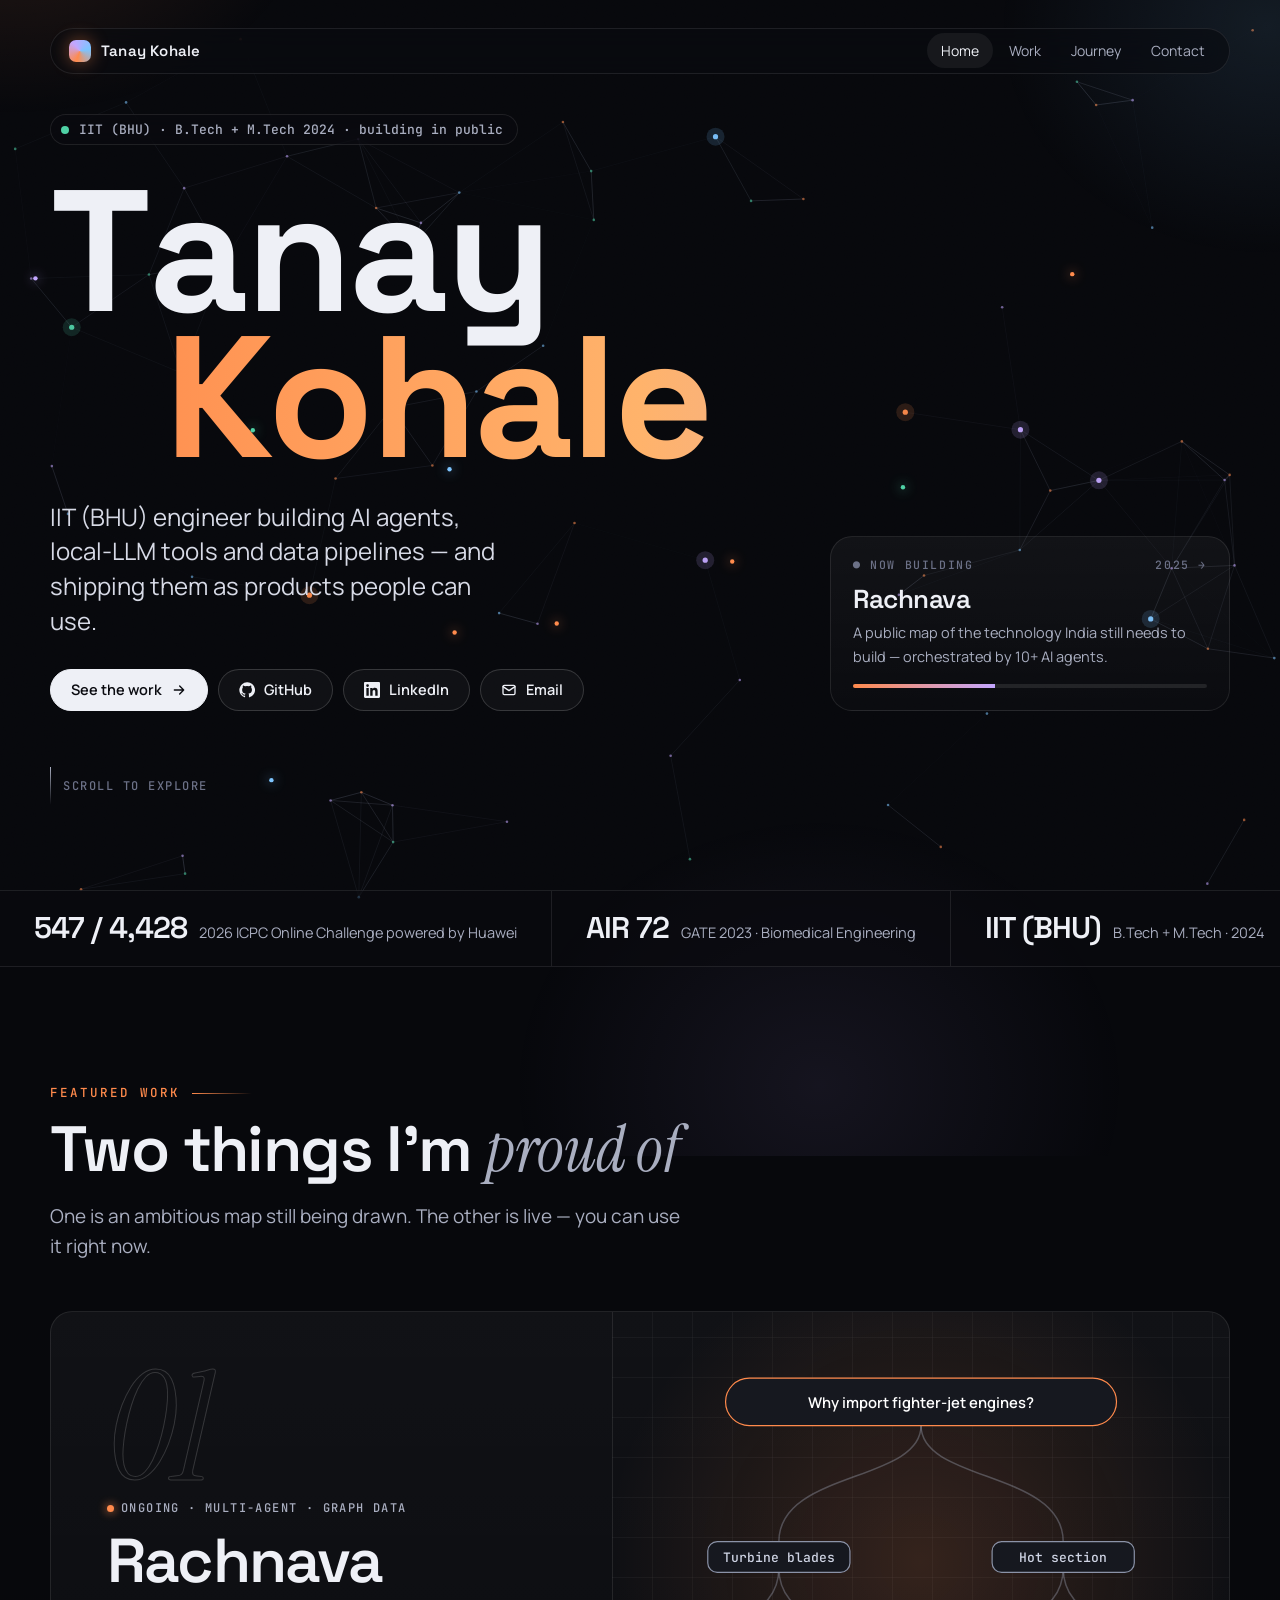
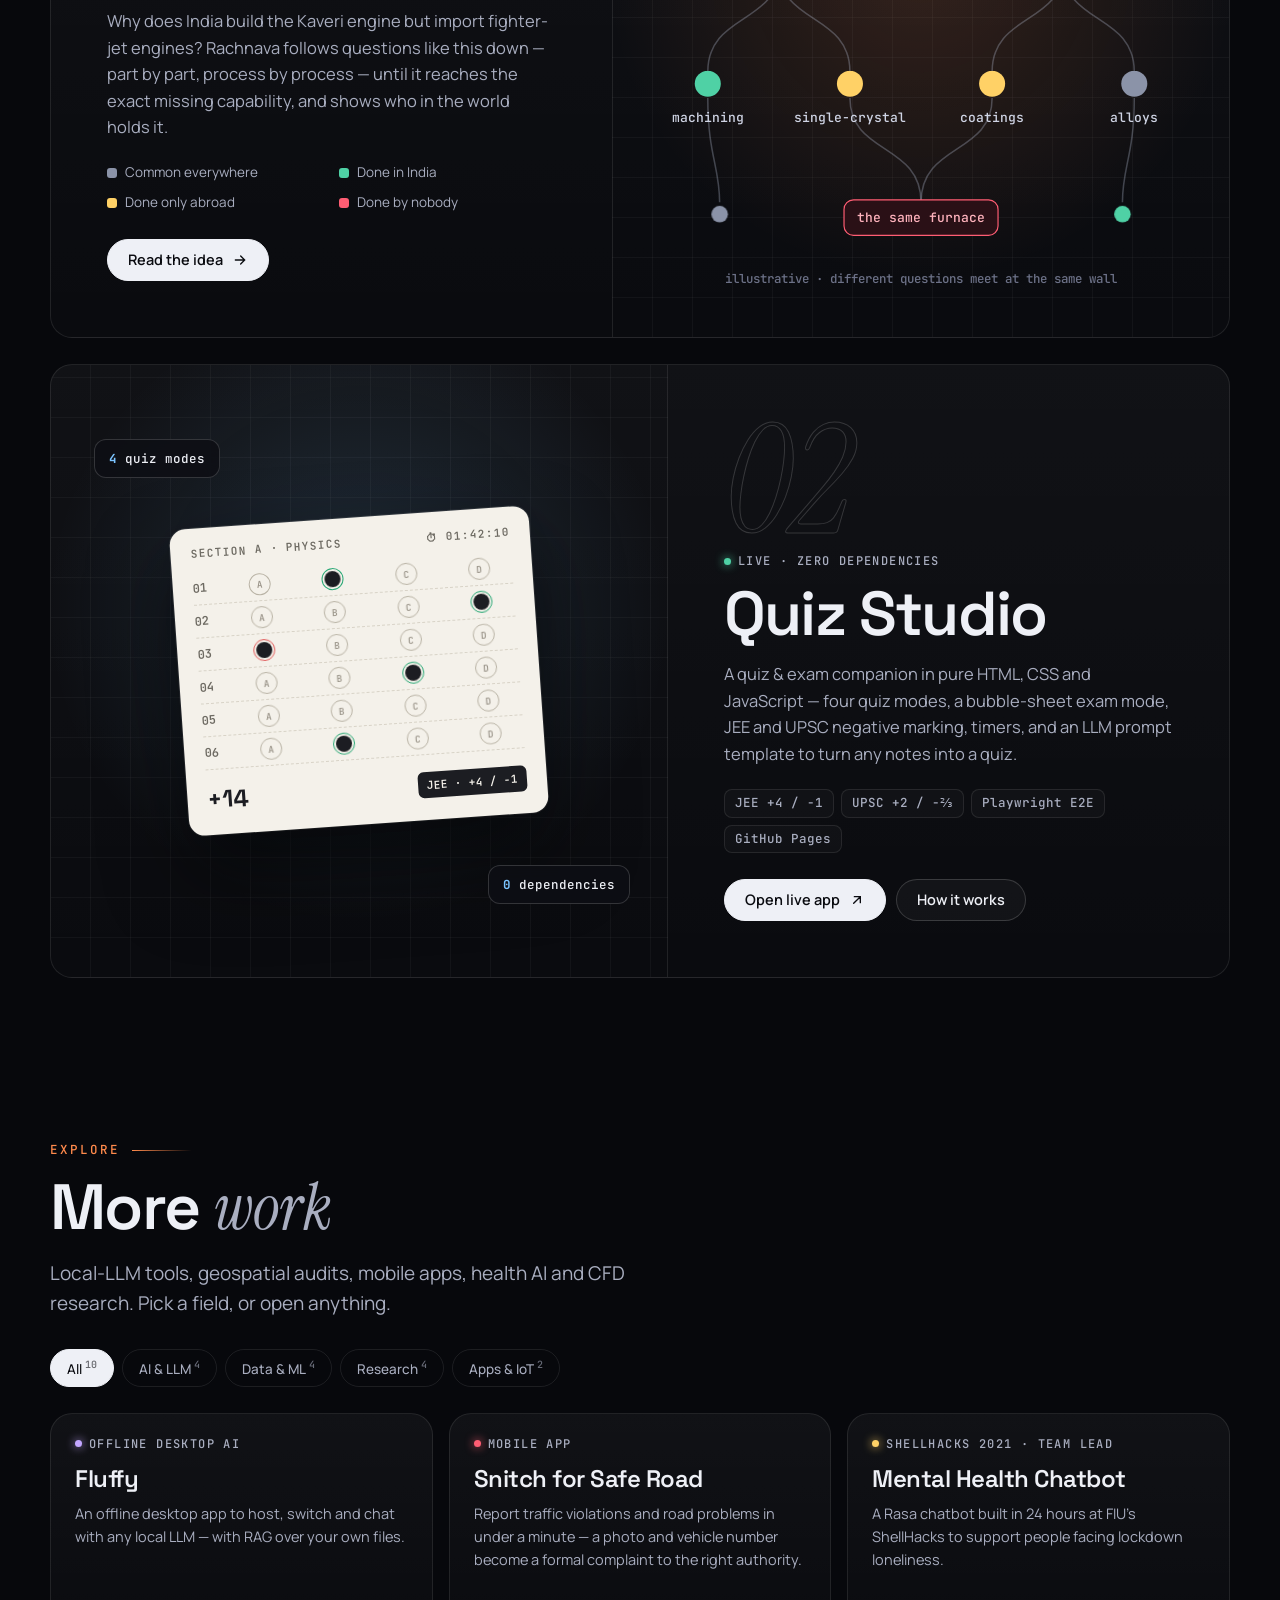
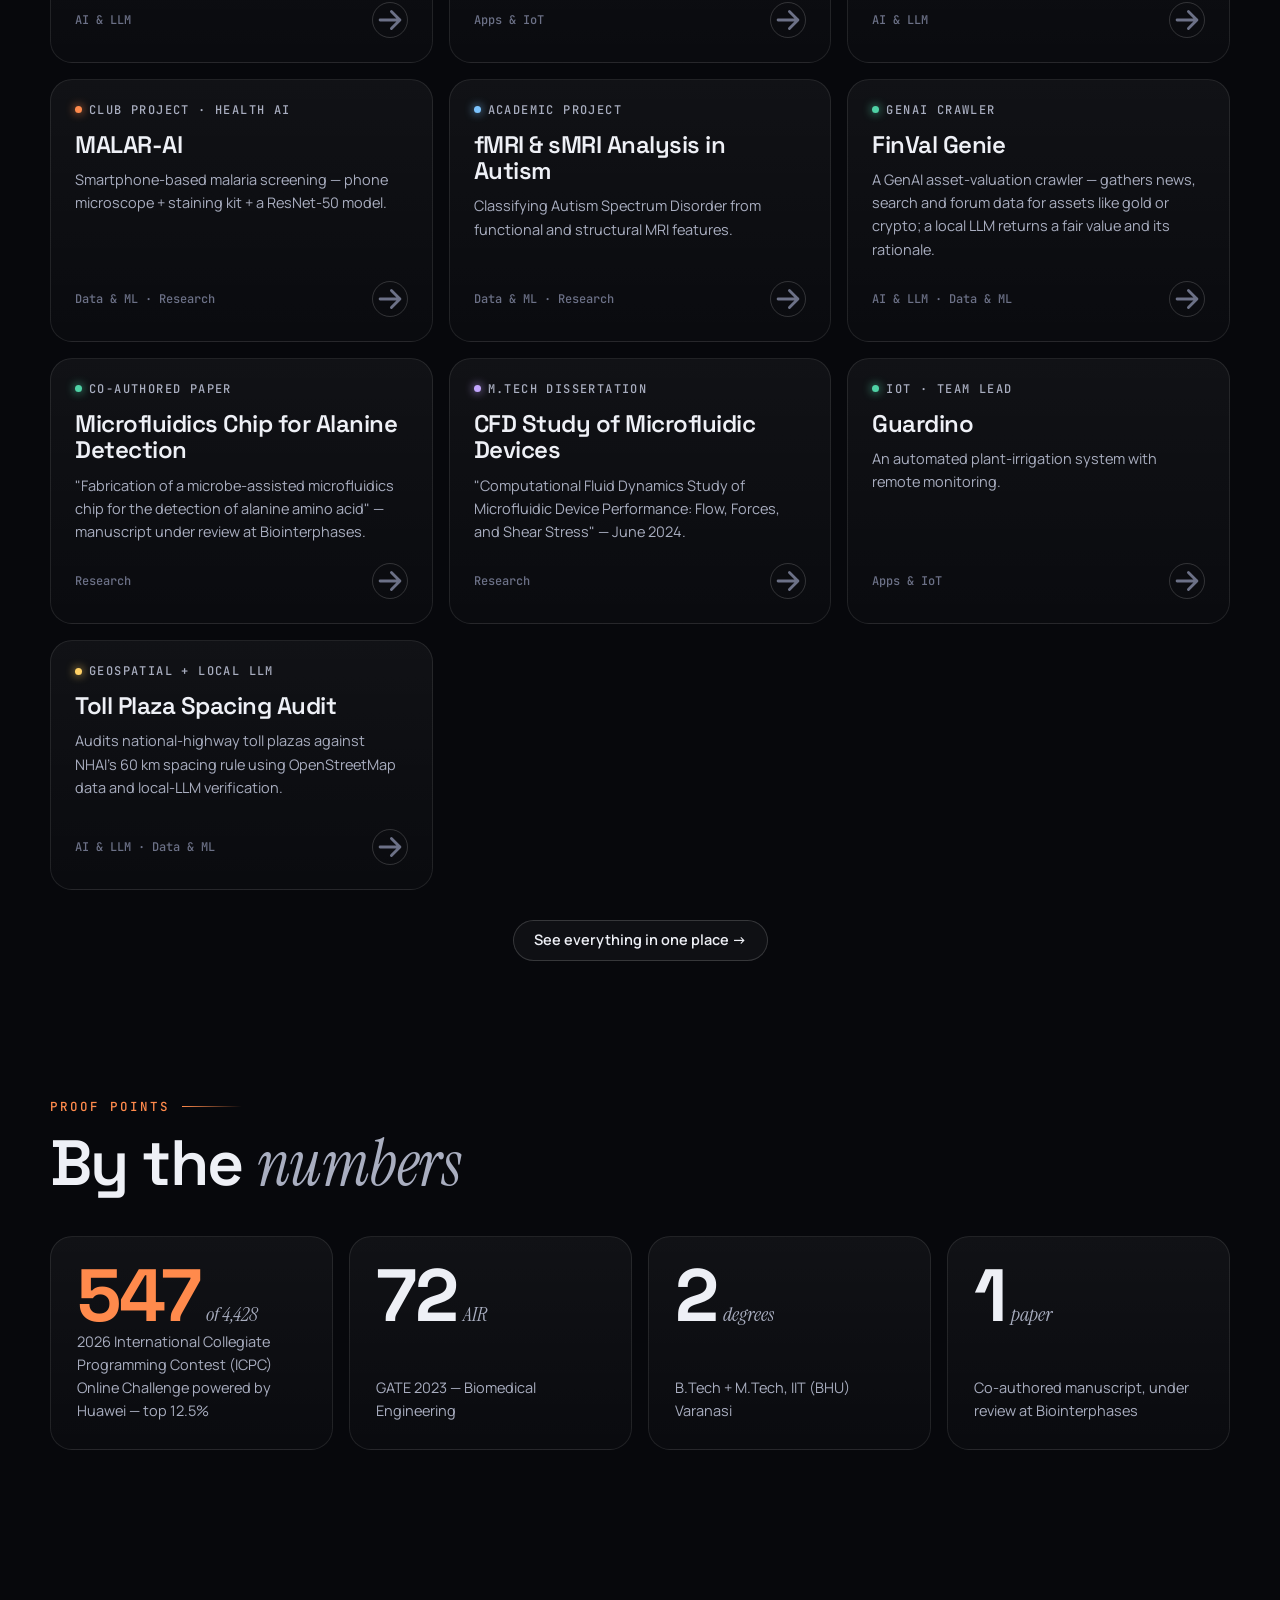
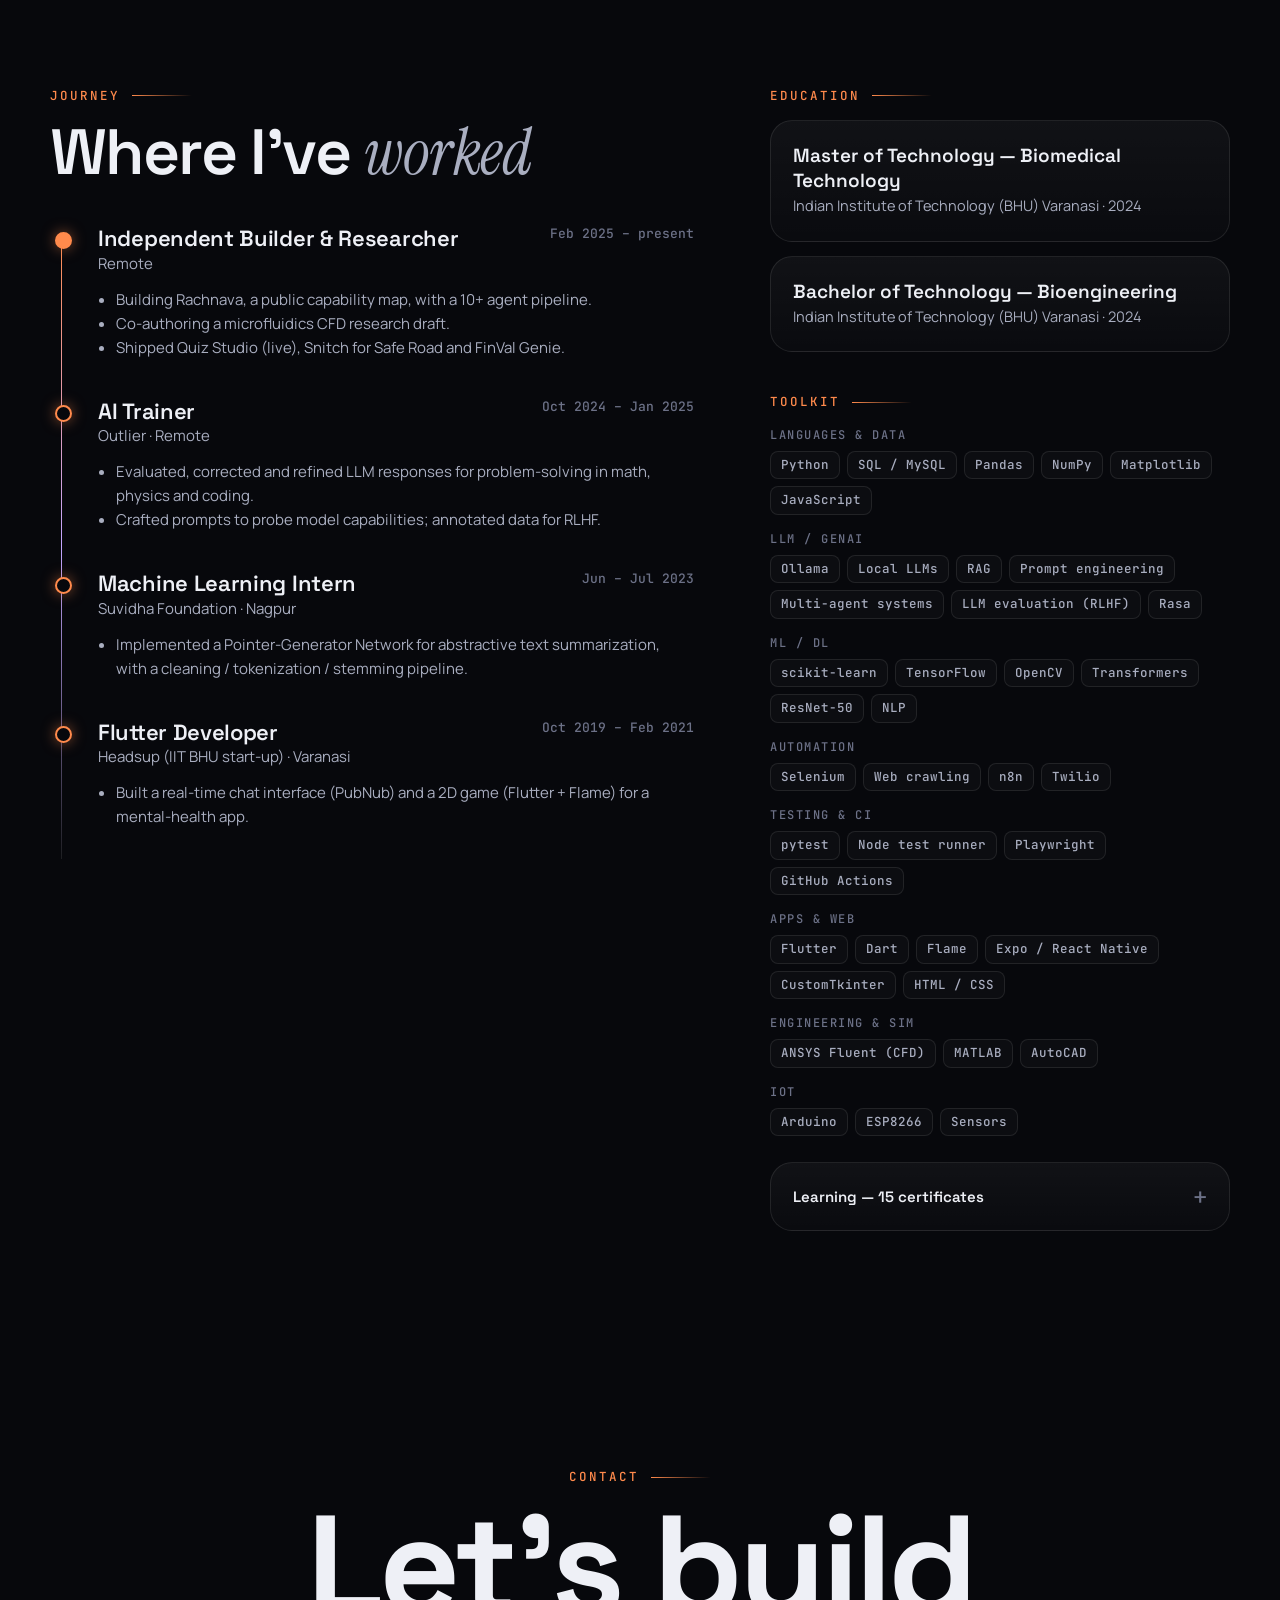
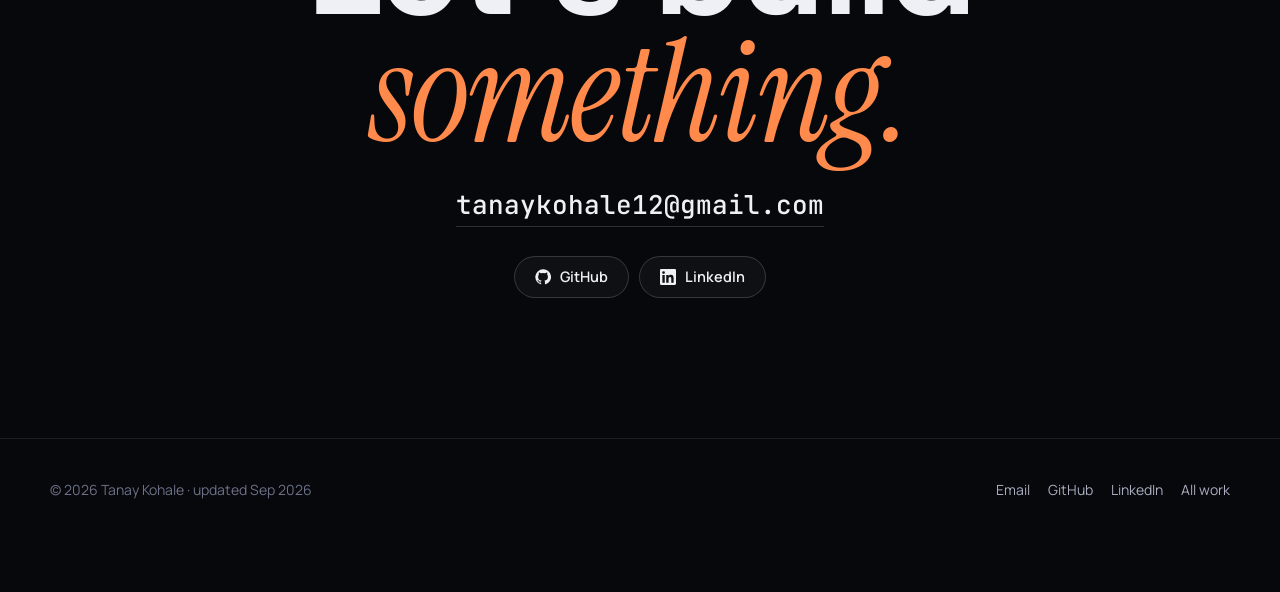
<file: index.html>
<!doctype html>
<html lang="en">
<head>
<meta charset="utf-8">
<meta name="viewport" content="width=device-width, initial-scale=1">
<title>Tanay Kohale — AI, data & product engineer</title>
<meta name="description" content="Tanay Kohale — IIT (BHU) engineer building AI agents, local-LLM tools, data pipelines and web products. Rachnava, Quiz Studio and more.">
<meta property="og:title" content="Tanay Kohale">
<meta property="og:description" content="AI agents, local-LLM tools, data pipelines and web products.">
<meta name="theme-color" content="#07080c">
<link rel="icon" href="data:image/svg+xml,%3Csvg xmlns='http://www.w3.org/2000/svg' viewBox='0 0 32 32'%3E%3Cdefs%3E%3ClinearGradient id='g' x1='0' y1='0' x2='1' y2='1'%3E%3Cstop offset='0' stop-color='%23ff8a4c'/%3E%3Cstop offset='1' stop-color='%237cc4ff'/%3E%3C/linearGradient%3E%3C/defs%3E%3Crect width='32' height='32' rx='9' fill='url(%23g)'/%3E%3Ctext x='16' y='22' font-family='Arial' font-weight='700' font-size='15' text-anchor='middle' fill='%2307080c'%3ETK%3C/text%3E%3C/svg%3E">
<link rel="preconnect" href="https://fonts.googleapis.com"><link rel="preconnect" href="https://fonts.gstatic.com" crossorigin>
<link href="https://fonts.googleapis.com/css2?family=Instrument+Serif:ital@0;1&family=JetBrains+Mono:wght@400;500;600&family=Manrope:wght@400;500;600;700&family=Space+Grotesk:wght@500;600;700&display=swap" rel="stylesheet">
<link rel="stylesheet" href="assets/css/site.css">
<style>
  /* ---------- hero ---------- */
  .hero { min-height: calc(100svh - 70px); display: grid; align-items: center; padding: 40px 0 70px; }
  .hero .label { font: 500 13px/1 var(--mono); color: var(--ink-2); display: inline-flex; gap: 10px; align-items: center; padding: 8px 14px 8px 10px; border: 1px solid var(--line); border-radius: 999px; background: rgba(10,11,16,.5); backdrop-filter: blur(8px); }
  .hero .label b { width: 8px; height: 8px; border-radius: 50%; background: var(--good); box-shadow: 0 0 0 0 rgba(79,209,165,.6); animation: ping 2s infinite; }
  @keyframes ping { 70% { box-shadow: 0 0 0 10px rgba(79,209,165,0); } 100% { box-shadow: 0 0 0 0 rgba(79,209,165,0); } }
  .hero h1 { font: 700 clamp(58px, 13.5vw, 196px)/.84 var(--display); letter-spacing: clamp(-3px, -.5vw, -8px); margin: 34px 0 30px; }
  .hero h1 .l2 { display: block; padding-left: clamp(0px, 9vw, 150px);
    background: linear-gradient(90deg, var(--acc) 0%, #ffb36b 25%, var(--acc-3) 60%, var(--acc-2) 100%); -webkit-background-clip: text; background-clip: text; color: transparent;
    background-size: 200% 100%; animation: sheen 8s ease-in-out infinite alternate; }
  @keyframes sheen { to { background-position: 100% 0; } }
  .hero h1 .l2 { opacity: 0; transform: translateY(.25em); animation: up 1.1s cubic-bezier(.2,.8,.2,1) .45s forwards, sheen 8s ease-in-out 1.5s infinite alternate; }
  .hero h1 .ch { display: inline-block; opacity: 0; transform: translateY(.35em) rotate(4deg); animation: up .9s cubic-bezier(.2,.8,.2,1) forwards; }
  @keyframes up { to { opacity: 1; transform: none; } }
  .hero .row { display: grid; grid-template-columns: minmax(0, 1.1fr) minmax(0, .9fr); gap: 40px; align-items: end; }
  .hero .tagline { font-size: clamp(18px, 2.1vw, 24px); line-height: 1.45; color: #d7dae6; margin: 0 0 30px; max-width: 30ch; }
  .hero .cta { display: flex; flex-wrap: wrap; gap: 10px; }
  .now { padding: 22px; justify-self: end; width: min(100%, 400px); }
  .now .t { font: 500 11.5px/1 var(--mono); letter-spacing: 1.6px; text-transform: uppercase; color: var(--ink-3); display: flex; justify-content: space-between; }
  .now h3 { font: 600 26px/1.1 var(--display); margin: 14px 0 8px; letter-spacing: -.5px; }
  .now p { margin: 0 0 16px; color: var(--ink-2); font-size: 14.5px; }
  .now .bar { height: 4px; border-radius: 4px; background: var(--line); overflow: hidden; }
  .now .bar i { display: block; height: 100%; width: 40%; background: linear-gradient(90deg, var(--acc), var(--acc-3)); animation: load 3.2s ease-in-out infinite; }
  @keyframes load { 0% { transform: translateX(-100%); } 100% { transform: translateX(260%); } }
  .scrollcue { margin-top: 56px; font: 500 12px var(--mono); color: var(--ink-3); display: flex; gap: 12px; align-items: center; letter-spacing: 1.5px; text-transform: uppercase; }
  .scrollcue i { width: 1px; height: 38px; background: linear-gradient(var(--ink-2), transparent); animation: cue 2s infinite; transform-origin: top; }
  @keyframes cue { 0% { transform: scaleY(0); } 60% { transform: scaleY(1); opacity: 1; } 100% { opacity: 0; } }
  @media (max-width: 880px) { .hero .row { grid-template-columns: 1fr; } .now { justify-self: start; } }

  /* ---------- marquee ---------- */
  .marquee { border-block: 1px solid var(--line); background: rgba(10,11,16,.6); overflow: hidden; position: relative; z-index: 2; }
  .marquee .track { display: flex; width: max-content; animation: mq 38s linear infinite; }
  .marquee:hover .track { animation-play-state: paused; }
  .marquee .item { display: flex; align-items: baseline; gap: 12px; padding: 22px 34px; white-space: nowrap; border-right: 1px solid var(--line); }
  .marquee b { font: 600 30px/1 var(--display); letter-spacing: -1px; }
  .marquee span { color: var(--ink-2); font-size: 14.5px; }
  @keyframes mq { to { transform: translateX(-50%); } }
  @media (prefers-reduced-motion: reduce) { .marquee .track { animation: none; flex-wrap: wrap; } }

  /* ---------- featured ---------- */
  .feat { display: grid; grid-template-columns: minmax(0, 1fr) minmax(0, 1.1fr); gap: 0; min-height: 560px; margin-bottom: 26px; }
  .feat.flip { grid-template-columns: minmax(0, 1.1fr) minmax(0, 1fr); }
  .feat.flip .txt { order: 2; }
  .feat .txt { padding: clamp(28px, 4.5vw, 56px); display: flex; flex-direction: column; justify-content: center; }
  .feat .num { font: 400 clamp(90px, 12vw, 150px)/.8 var(--serif); font-style: italic; color: transparent; -webkit-text-stroke: 1px var(--line-2); margin-bottom: 14px; }
  .feat h3 { font: 600 clamp(38px, 5vw, 62px)/1 var(--display); letter-spacing: -1.8px; margin: 16px 0 16px; }
  .feat p { color: var(--ink-2); font-size: 16.5px; margin: 0 0 22px; max-width: 46ch; }
  .feat .vis { position: relative; min-height: 380px; border-left: 1px solid var(--line); overflow: hidden;
    background: radial-gradient(circle at 50% 40%, color-mix(in srgb, var(--c) 16%, transparent), transparent 65%), repeating-linear-gradient(0deg, transparent 0 39px, rgba(255,255,255,.035) 39px 40px), repeating-linear-gradient(90deg, transparent 0 39px, rgba(255,255,255,.035) 39px 40px); }
  .feat.flip .vis { border-left: 0; border-right: 1px solid var(--line); }
  .legend { display: grid; grid-template-columns: 1fr 1fr; gap: 8px 16px; margin: 0 0 26px; font-size: 13.5px; color: var(--ink-2); }
  .legend span { display: flex; align-items: center; gap: 8px; }
  .legend i { width: 10px; height: 10px; border-radius: 3px; flex: none; }
  @media (max-width: 880px) {
    .feat, .feat.flip { grid-template-columns: 1fr; }
    .feat.flip .txt { order: 0; }
    .feat .vis, .feat.flip .vis { border: 0; border-top: 1px solid var(--line); min-height: 340px; }
  }

  /* Rachnava tree */
  .tree { position: absolute; inset: 0; width: 100%; height: 100%; }
  .tree .e { fill: none; stroke: rgba(200,210,235,.28); stroke-width: 1.3; stroke-dasharray: 300; stroke-dashoffset: 300; }
  .in .tree .e { animation: draw 1.4s cubic-bezier(.4,.1,.2,1) forwards; }
  @keyframes draw { to { stroke-dashoffset: 0; } }
  .tree .n { opacity: 0; transform-box: fill-box; transform-origin: center; }
  .in .tree .n { animation: pop .6s cubic-bezier(.2,1.4,.4,1) forwards; }
  @keyframes pop { from { opacity: 0; transform: scale(.4); } to { opacity: 1; transform: none; } }
  .tree text { font: 500 11px var(--mono); fill: #cfd4e4; }
  .tree .q text { font: 600 12.5px var(--body); fill: #fff; }
  .tree .wall { animation: wallpulse 2.4s ease-in-out infinite !important; opacity: 1; }
  @keyframes wallpulse { 50% { filter: drop-shadow(0 0 10px #ff5d73); } }

  /* Quiz Studio bubble sheet */
  .sheet { position: absolute; inset: 50% auto auto 50%; transform: translate(-50%, -50%) rotate(-4deg); width: min(360px, 82%); background: #f4f1ea; color: #1c1d22; border-radius: 16px; padding: 18px 20px 20px; box-shadow: 0 40px 80px rgba(0,0,0,.6), 0 0 0 1px rgba(255,255,255,.1); transition: transform .6s cubic-bezier(.2,.8,.2,1); }
  .feat:hover .sheet { transform: translate(-50%, -52%) rotate(-1deg); }
  .sheet .hd { display: flex; justify-content: space-between; font: 600 11px var(--mono); letter-spacing: 1px; text-transform: uppercase; color: #6d6a62; margin-bottom: 12px; }
  .sheet .q { display: grid; grid-template-columns: 26px repeat(4, 1fr); align-items: center; gap: 8px; padding: 5px 0; border-bottom: 1px dashed #d8d3c7; font: 600 12px var(--mono); color: #6d6a62; }
  .sheet .b { width: 22px; height: 22px; border-radius: 50%; border: 1.5px solid #b9b3a5; justify-self: center; display: grid; place-items: center; font-size: 9.5px; color: #9b958a; position: relative; }
  .sheet .b.f::after { content: ""; position: absolute; inset: 2px; border-radius: 50%; background: #1c1d22; transform: scale(0); }
  .in .sheet .b.f::after { animation: fill .35s cubic-bezier(.2,1.5,.4,1) forwards; animation-delay: var(--d); }
  @keyframes fill { to { transform: scale(1); } }
  .sheet .b.ok { border-color: #2aa876; } .sheet .b.bad { border-color: #e05a5a; }
  .sheet .foot { display: flex; justify-content: space-between; align-items: center; margin-top: 14px; }
  .sheet .score { font: 700 24px var(--display); }
  .sheet .pill { font: 600 11px var(--mono); padding: 6px 9px; border-radius: 6px; background: #1c1d22; color: #f4f1ea; }
  .floaty { position: absolute; padding: 10px 14px; border-radius: 12px; background: rgba(14,15,21,.85); border: 1px solid var(--line-2); font: 500 12.5px var(--mono); color: var(--ink); backdrop-filter: blur(8px); animation: bob 5s ease-in-out infinite; }
  .floaty b { color: var(--c); }
  @keyframes bob { 50% { transform: translateY(-10px); } }

  /* ---------- journey ---------- */
  .tl { position: relative; margin-top: 40px; }
  .tl::before { content: ""; position: absolute; left: 11px; top: 8px; bottom: 8px; width: 1px; background: linear-gradient(var(--acc), var(--acc-3) 50%, var(--line)); }
  .tl .it { position: relative; padding: 0 0 38px 48px; display: grid; grid-template-columns: minmax(0, 1fr) auto; gap: 4px 20px; }
  .tl .it::before { content: ""; position: absolute; left: 5px; top: 7px; width: 13px; height: 13px; border-radius: 50%; background: var(--bg); border: 2px solid var(--acc); box-shadow: 0 0 14px rgba(255,138,76,.5); }
  .tl .it:first-child::before { background: var(--acc); }
  .tl h4 { font: 600 22px/1.2 var(--display); margin: 0; letter-spacing: -.3px; }
  .tl .org { color: var(--ink-2); font-size: 15px; }
  .tl .when { font: 500 13px var(--mono); color: var(--ink-3); white-space: nowrap; }
  .tl ul { grid-column: 1 / -1; margin: 8px 0 0; padding-left: 18px; color: var(--ink-2); font-size: 15px; }
  @media (max-width: 600px) { .tl .it { grid-template-columns: 1fr; } }
  .journey { display: grid; grid-template-columns: minmax(0, 1.4fr) minmax(0, 1fr); gap: clamp(30px, 6vw, 80px); }
  @media (max-width: 900px) { .journey { grid-template-columns: 1fr; } }
  .edu { padding: 22px; margin-bottom: 14px; }
  .edu b { display: block; font: 600 19px var(--display); }
  .edu span { color: var(--ink-2); font-size: 14.5px; }
  .skillgrp { margin-bottom: 16px; }
  .skillgrp h5 { margin: 0 0 8px; font: 500 12px var(--mono); letter-spacing: 1.5px; text-transform: uppercase; color: var(--ink-3); }
  details.certs { margin-top: 26px; }
  details.certs summary { cursor: pointer; font: 600 15px var(--display); list-style: none; display: flex; justify-content: space-between; align-items: center; padding: 18px 22px; }
  details.certs summary::-webkit-details-marker { display: none; }
  details.certs summary::after { content: "+"; font: 400 24px var(--mono); color: var(--ink-3); transition: .3s; }
  details.certs[open] summary::after { transform: rotate(45deg); }
  details.certs ul { list-style: none; margin: 0; padding: 0 22px 18px; font-size: 14px; }
  details.certs li { display: flex; justify-content: space-between; gap: 14px; padding: 8px 0; border-top: 1px solid var(--line); color: var(--ink-2); }
  details.certs li span:last-child { font-family: var(--mono); font-size: 12px; color: var(--ink-3); white-space: nowrap; }

  /* ---------- stats bento ---------- */
  .bento { display: grid; grid-template-columns: repeat(4, 1fr); gap: 16px; margin-top: 40px; }
  .bento .card { padding: 26px; min-height: 190px; display: flex; flex-direction: column; justify-content: space-between; }
  .bento b { font: 700 clamp(46px, 6vw, 74px)/.9 var(--display); letter-spacing: -2px; }
  .bento b small { font: 400 20px var(--serif); font-style: italic; letter-spacing: 0; color: var(--ink-2); margin-left: 6px; }
  .bento p { margin: 0; color: var(--ink-2); font-size: 14.5px; }
  .bento .card:nth-child(1) b { color: var(--acc); }
  @media (max-width: 900px) { .bento { grid-template-columns: 1fr 1fr; } }
  @media (max-width: 460px) { .bento { grid-template-columns: 1fr; } .bento .card { min-height: 140px; } }

  /* ---------- contact ---------- */
  .contact { text-align: center; padding-bottom: 140px; }
  .contact h2 { font: 700 clamp(48px, 11vw, 150px)/.9 var(--display); letter-spacing: -4px; margin: 0 0 30px; }
  .contact h2 .serif { font-weight: 400; letter-spacing: -2px; color: var(--acc); }
  .contact .mail { font: 500 clamp(17px, 2.4vw, 26px) var(--mono); border-bottom: 1px solid var(--line-2); padding-bottom: 4px; transition: .2s; word-break: break-all; }
  .contact .mail:hover { color: var(--acc); border-color: var(--acc); }
  .contact .cta { display: flex; gap: 10px; justify-content: center; margin-top: 34px; flex-wrap: wrap; }
</style>
</head>
<body data-root="" data-page="home">
<canvas id="graph" aria-hidden="true"></canvas>
<div class="aurora" aria-hidden="true"></div>
<div class="grain" aria-hidden="true"></div>

<header class="nav" id="nav"></header>

<main>
  <!-- ================= HERO ================= -->
  <section class="hero" style="padding-top:40px">
    <div class="wrap">
      <span class="label"><b></b> IIT (BHU) · B.Tech + M.Tech 2024 · building in public</span>
      <h1 id="heroName" aria-label="Tanay Kohale"><span class="l1">Tanay</span><span class="l2">Kohale</span></h1>
      <div class="row">
        <div>
          <p class="tagline" id="tagline"></p>
          <div class="cta" id="heroCta"></div>
        </div>
        <a class="card glow now reveal" style="--c:#ff8a4c" href="projects/rachnava.html">
          <div class="t"><span>● Now building</span><span>2025 → </span></div>
          <h3>Rachnava</h3>
          <p>A public map of the technology India still needs to build — orchestrated by 10+ AI agents.</p>
          <div class="bar"><i></i></div>
        </a>
      </div>
      <div class="scrollcue"><i></i> Scroll to explore</div>
    </div>
  </section>

  <!-- ================= MARQUEE ================= -->
  <div class="marquee" aria-label="Highlights"><div class="track" id="marquee"></div></div>

  <!-- ================= FEATURED ================= -->
  <section id="featured">
    <div class="wrap">
      <div class="eyebrow">Featured work</div>
      <h2 class="big reveal">Two things I'm <span class="serif">proud of</span></h2>
      <p class="lede reveal" style="margin-bottom:50px">One is an ambitious map still being drawn. The other is live — you can use it right now.</p>

      <!-- Rachnava -->
      <article class="card feat reveal" style="--c:#ff8a4c" id="f-rachnava">
        <div class="txt">
          <div class="num">01</div>
          <span class="tag">Ongoing · multi-agent · graph data</span>
          <h3>Rachnava</h3>
          <p>Why does India build the Kaveri engine but import fighter-jet engines? Rachnava follows questions like this down — part by part, process by process — until it reaches the exact missing capability, and shows who in the world holds it.</p>
          <div class="legend">
            <span><i style="background:#8b93a8"></i>Common everywhere</span>
            <span><i style="background:#4fd1a5"></i>Done in India</span>
            <span><i style="background:#ffd166"></i>Done only abroad</span>
            <span><i style="background:#ff5d73"></i>Done by nobody</span>
          </div>
          <div class="cta" style="display:flex;gap:10px;flex-wrap:wrap"><a class="btn primary" href="projects/rachnava.html">Read the idea <svg viewBox="0 0 24 24" fill="none" stroke="currentColor" stroke-width="2" stroke-linecap="round"><path d="M5 12h14M13 6l6 6-6 6"/></svg></a></div>
        </div>
        <div class="vis" aria-hidden="true">
          <svg class="tree" viewBox="0 0 520 520" preserveAspectRatio="xMidYMid meet">
            <!-- edges -->
            <path class="e" style="animation-delay:.2s" d="M260 92 C260 140 140 130 140 190"/>
            <path class="e" style="animation-delay:.3s" d="M260 92 C260 140 380 130 380 190"/>
            <path class="e" style="animation-delay:.7s" d="M140 212 C140 260 80 250 80 300"/>
            <path class="e" style="animation-delay:.75s" d="M140 212 C140 260 200 250 200 300"/>
            <path class="e" style="animation-delay:.8s" d="M380 212 C380 260 320 250 320 300"/>
            <path class="e" style="animation-delay:.85s" d="M380 212 C380 260 440 250 440 300"/>
            <path class="e" style="animation-delay:1.2s" d="M200 322 C200 370 260 360 260 410"/>
            <path class="e" style="animation-delay:1.25s" d="M320 322 C320 370 260 360 260 410"/>
            <path class="e" style="animation-delay:1.3s" d="M80 322 C80 370 90 380 90 410"/>
            <path class="e" style="animation-delay:1.35s" d="M440 322 C440 370 430 380 430 410"/>
            <!-- question -->
            <g class="n q" style="animation-delay:0s">
              <rect x="95" y="52" width="330" height="40" rx="20" fill="#16181f" stroke="#ff8a4c"/>
              <text x="260" y="77" text-anchor="middle">Why import fighter-jet engines?</text>
            </g>
            <!-- level 1 -->
            <g class="n" style="animation-delay:.55s"><rect x="80" y="190" width="120" height="26" rx="8" fill="#16181f" stroke="#8b93a8"/><text x="140" y="207" text-anchor="middle">Turbine blades</text></g>
            <g class="n" style="animation-delay:.6s"><rect x="320" y="190" width="120" height="26" rx="8" fill="#16181f" stroke="#8b93a8"/><text x="380" y="207" text-anchor="middle">Hot section</text></g>
            <!-- level 2 -->
            <g class="n" style="animation-delay:1s"><circle cx="80" cy="310" r="11" fill="#4fd1a5"/><text x="80" y="342" text-anchor="middle">machining</text></g>
            <g class="n" style="animation-delay:1.05s"><circle cx="200" cy="310" r="11" fill="#ffd166"/><text x="200" y="342" text-anchor="middle">single-crystal</text></g>
            <g class="n" style="animation-delay:1.1s"><circle cx="320" cy="310" r="11" fill="#ffd166"/><text x="320" y="342" text-anchor="middle">coatings</text></g>
            <g class="n" style="animation-delay:1.15s"><circle cx="440" cy="310" r="11" fill="#8b93a8"/><text x="440" y="342" text-anchor="middle">alloys</text></g>
            <!-- level 3 -->
            <g class="n" style="animation-delay:1.5s"><circle cx="90" cy="420" r="7" fill="#8b93a8"/></g>
            <g class="n" style="animation-delay:1.55s"><circle cx="430" cy="420" r="7" fill="#4fd1a5"/></g>
            <g class="n" style="animation-delay:1.7s">
              <g class="wall"><rect x="195" y="408" width="130" height="30" rx="8" fill="#2a1016" stroke="#ff5d73"/><text x="260" y="427" text-anchor="middle" style="fill:#ffb3bd">the same furnace</text></g>
            </g>
            <text x="260" y="478" text-anchor="middle" style="font-size:10.5px;fill:#6c7187">illustrative · different questions meet at the same wall</text>
          </svg>
        </div>
      </article>

      <!-- Quiz Studio -->
      <article class="card feat flip reveal" style="--c:#7cc4ff" id="f-quiz">
        <div class="txt">
          <div class="num">02</div>
          <span class="tag" style="--c:#4fd1a5">Live · zero dependencies</span>
          <h3>Quiz Studio</h3>
          <p>A quiz &amp; exam companion in pure HTML, CSS and JavaScript — four quiz modes, a bubble-sheet exam mode, JEE and UPSC negative marking, timers, and an LLM prompt template to turn any notes into a quiz.</p>
          <div class="chips" style="margin-bottom:26px"><span class="chip">JEE +4 / −1</span><span class="chip">UPSC +2 / −⅔</span><span class="chip">Playwright E2E</span><span class="chip">GitHub Pages</span></div>
          <div style="display:flex;gap:10px;flex-wrap:wrap">
            <a class="btn primary" href="https://tanaykohale.github.io/QuizStudio/" target="_blank" rel="noopener">Open live app <svg viewBox="0 0 24 24" fill="none" stroke="currentColor" stroke-width="2" stroke-linecap="round"><path d="M7 17 17 7M8 7h9v9"/></svg></a>
            <a class="btn" href="projects/quiz-studio.html">How it works</a>
          </div>
        </div>
        <div class="vis" aria-hidden="true">
          <div class="sheet">
            <div class="hd"><span>Section A · Physics</span><span>⏱ 01:42:10</span></div>
            <div id="bubbles"></div>
            <div class="foot"><span class="score">+14</span><span class="pill">JEE · +4 / −1</span></div>
          </div>
          <div class="floaty" style="top:12%;left:7%;"><b>4</b> quiz modes</div>
          <div class="floaty" style="bottom:12%;right:6%;animation-delay:-2s"><b>0</b> dependencies</div>
        </div>
      </article>
    </div>
  </section>

  <!-- ================= EXPLORE ================= -->
  <section id="work" style="padding-top:20px">
    <div class="wrap">
      <div class="eyebrow">Explore</div>
      <h2 class="big reveal">More <span class="serif">work</span></h2>
      <p class="lede reveal">Local-LLM tools, geospatial audits, mobile apps, health AI and CFD research. Pick a field, or open anything.</p>
      <div class="filters" id="filters" role="group" aria-label="Filter by field"></div>
      <div class="pgrid" id="grid"></div>
      <div style="margin-top:30px;display:flex;justify-content:center"><a class="btn" href="projects/index.html" id="allwork">See everything in one place →</a></div>
    </div>
  </section>

  <!-- ================= NUMBERS ================= -->
  <section style="padding-top:20px">
    <div class="wrap">
      <div class="eyebrow">Proof points</div>
      <h2 class="big reveal">By the <span class="serif">numbers</span></h2>
      <div class="bento" id="bento"></div>
    </div>
  </section>

  <!-- ================= JOURNEY ================= -->
  <section id="journey">
    <div class="wrap journey">
      <div>
        <div class="eyebrow">Journey</div>
        <h2 class="big reveal">Where I've <span class="serif">worked</span></h2>
        <div class="tl" id="timeline"></div>
      </div>
      <div>
        <div class="eyebrow">Education</div>
        <div id="edu"></div>
        <div class="eyebrow" style="margin-top:44px">Toolkit</div>
        <div id="skills"></div>
        <details class="card certs"><summary>Learning — 15 certificates</summary><ul id="certs"></ul></details>
      </div>
    </div>
  </section>

  <!-- ================= CONTACT ================= -->
  <section class="contact" id="contact">
    <div class="wrap">
      <div class="eyebrow" style="justify-content:center">Contact</div>
      <h2 class="reveal">Let's build <span class="serif">something.</span></h2>
      <a class="mail" id="mail"></a>
      <div class="cta" id="contactCta"></div>
    </div>
  </section>
</main>

<footer id="footer"></footer>

<script src="assets/js/data.js"></script>
<script src="assets/js/site.js"></script>
<script>
(function () {
  const S = SITE, I = ICONS, esc = (s) => String(s).replace(/[&<>"]/g, (c) => ({ "&": "&amp;", "<": "&lt;", ">": "&gt;", '"': "&quot;" }[c]));

  // hero name — letter-by-letter entrance
  document.querySelectorAll("#heroName .l1").forEach((el, li) => {
    el.innerHTML = [...el.textContent].map((ch, i) => `<span class="ch" style="animation-delay:${li * 250 + i * 55}ms" aria-hidden="true">${ch}</span>`).join("");
  });
  document.getElementById("tagline").textContent = S.tagline;
  const socials = `<a class="btn" href="${S.github}" target="_blank" rel="noopener">${I.gh} GitHub</a>
    <a class="btn" href="${S.linkedin}" target="_blank" rel="noopener">${I.li} LinkedIn</a>`;
  document.getElementById("heroCta").innerHTML = `<a class="btn primary" href="#featured">See the work ${I.arrow}</a>${socials}<a class="btn" href="mailto:${S.email}">${I.mail} Email</a>`;
  document.getElementById("contactCta").innerHTML = socials;
  const m = document.getElementById("mail"); m.href = "mailto:" + S.email; m.textContent = S.email;

  // marquee (duplicated for seamless loop)
  const mq = [["547 / 4,428", "2026 ICPC Online Challenge powered by Huawei"], ["AIR 72", "GATE 2023 · Biomedical Engineering"], ["IIT (BHU)", "B.Tech + M.Tech · 2024"], ["10+ agents", "orchestrated in Rachnava"], ["1 paper", "co-authored · under review"], ["Live", "Quiz Studio on GitHub Pages"], ["0.3 µL/min", "laminar-flow rate found by CFD"]];
  const mqHtml = mq.map(([b, s]) => `<div class="item"><b>${b}</b><span>${s}</span></div>`).join("");
  document.getElementById("marquee").innerHTML = mqHtml + mqHtml;

  // bubble sheet
  const ans = [[1, "ok"], [3, "ok"], [0, "bad"], [2, "ok"], [-1], [1, "ok"]];
  document.getElementById("bubbles").innerHTML = ans.map(([a, s], q) => `<div class="q"><span>${String(q + 1).padStart(2, "0")}</span>${"ABCD".split("").map((L, i) => `<span class="b ${i === a ? "f " + s : ""}" style="--d:${0.4 + q * .18}s">${i === a ? "" : L}</span>`).join("")}</div>`).join("");

  // explore grid — everything except the two featured
  const rest = PROJECTS.filter((p) => !p.featured);
  const grid = document.getElementById("grid");
  grid.innerHTML = rest.map(projectCard).join("");
  const counts = { all: rest.length };
  rest.forEach((p) => p.fields.forEach((f) => (counts[f] = (counts[f] || 0) + 1)));
  const fb = document.getElementById("filters");
  fb.innerHTML = [["all", "All"], ...Object.entries(FIELDS).map(([k, v]) => [k, v.short])]
    .map(([k, l]) => `<button type="button" data-f="${k}" aria-pressed="${k === "all"}">${l}<sup>${counts[k] || 0}</sup></button>`).join("");
  fb.addEventListener("click", (e) => {
    const b = e.target.closest("button"); if (!b) return;
    fb.querySelectorAll("button").forEach((x) => x.setAttribute("aria-pressed", x === b));
    grid.querySelectorAll(".pcard").forEach((c) => c.classList.toggle("hide", b.dataset.f !== "all" && !c.dataset.fields.split(" ").includes(b.dataset.f)));
  });
  document.getElementById("allwork").href = SITE_LINK("projects/index.html");

  // numbers
  document.getElementById("bento").innerHTML = ACHIEVEMENTS.map((a, i) => `<div class="card glow reveal" style="transition-delay:${i * 80}ms"><b>${esc(a.big)}<small>${esc(a.small)}</small></b><p>${esc(a.label)}</p></div>`).join("");

  // journey
  document.getElementById("timeline").innerHTML = EXPERIENCE.map((x) => `<div class="it reveal"><div><h4>${esc(x.role)}</h4><div class="org">${esc(x.org)}</div></div><div class="when">${esc(x.when)}</div><ul>${x.points.map((p) => `<li>${esc(p)}</li>`).join("")}</ul></div>`).join("");
  document.getElementById("edu").innerHTML = EDUCATION.map((e) => `<div class="card edu reveal"><b>${esc(e.degree)}</b><span>${esc(e.school)} · ${esc(e.when)}</span></div>`).join("");
  document.getElementById("skills").innerHTML = Object.entries(SKILLS).map(([g, l]) => `<div class="skillgrp reveal"><h5>${esc(g)}</h5><div class="chips">${l.map((s) => `<span class="chip">${esc(s)}</span>`).join("")}</div></div>`).join("");
  document.getElementById("certs").innerHTML = CERTS.map((c) => `<li><span>${esc(c[0])} <span class="dim">· ${esc(c[1])}</span></span><span>${esc(c[2])}</span></li>`).join("");

  startGraph({ fadeOnScroll: true });
  revealAll();
})();
</script>
</body>
</html>
</file>
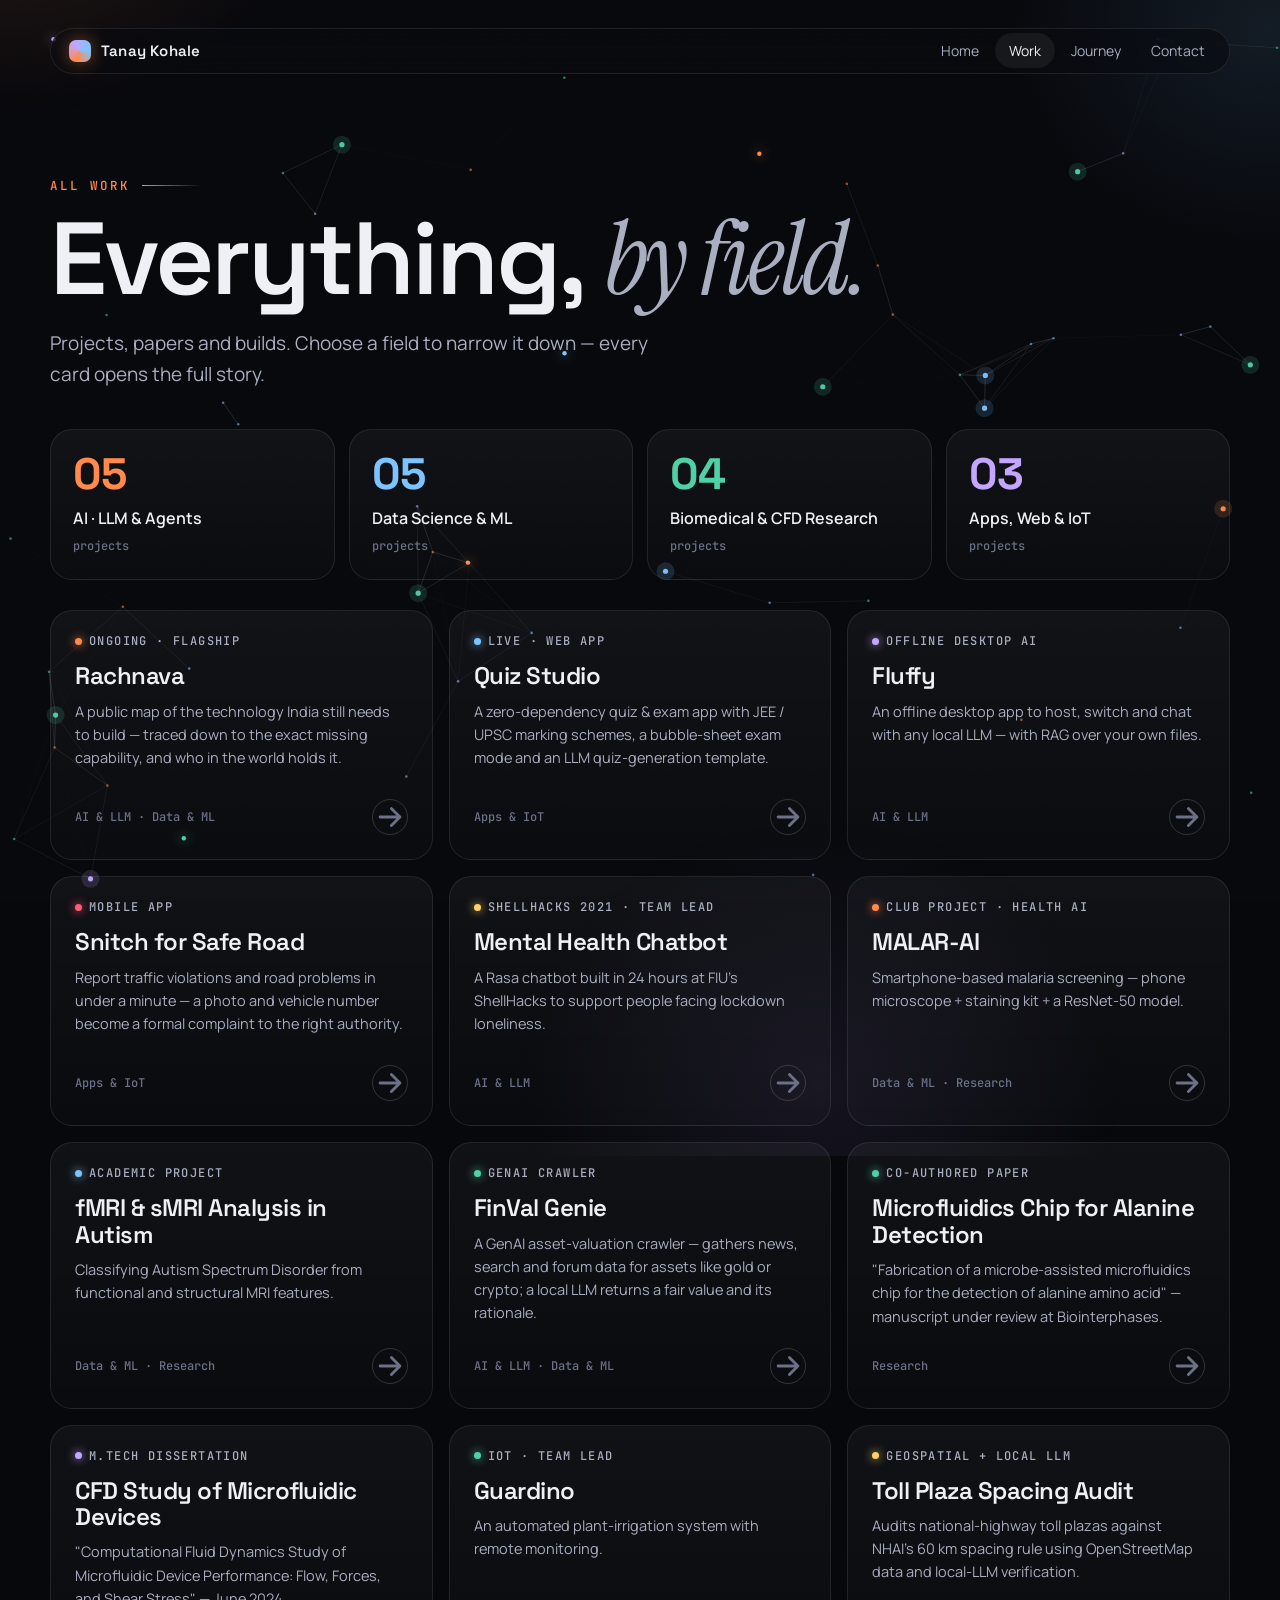
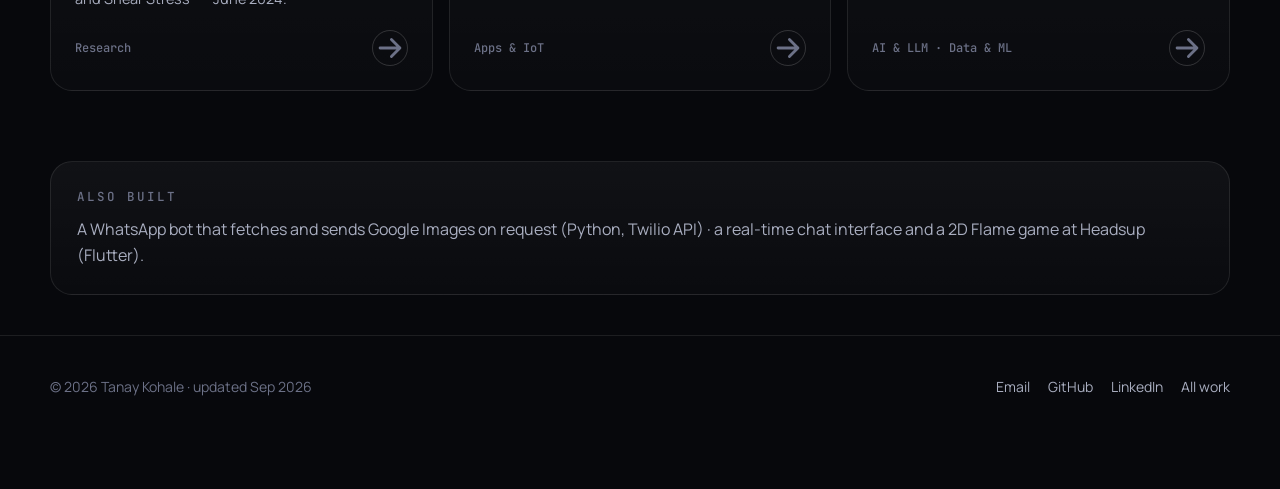
<file: projects/index.html>
<!doctype html>
<html lang="en">
<head>
<meta charset="utf-8">
<meta name="viewport" content="width=device-width, initial-scale=1">
<title>Work — Tanay Kohale</title>
<meta name="description" content="Every project, paper and build by Tanay Kohale, grouped by field.">
<meta name="theme-color" content="#07080c">
<link rel="icon" href="data:image/svg+xml,%3Csvg xmlns='http://www.w3.org/2000/svg' viewBox='0 0 32 32'%3E%3Crect width='32' height='32' rx='9' fill='%23ff8a4c'/%3E%3Ctext x='16' y='22' font-family='Arial' font-weight='700' font-size='15' text-anchor='middle' fill='%2307080c'%3ETK%3C/text%3E%3C/svg%3E">
<link rel="preconnect" href="https://fonts.googleapis.com"><link rel="preconnect" href="https://fonts.gstatic.com" crossorigin>
<link href="https://fonts.googleapis.com/css2?family=Instrument+Serif:ital@0;1&family=JetBrains+Mono:wght@400;500;600&family=Manrope:wght@400;500;600;700&family=Space+Grotesk:wght@500;600;700&display=swap" rel="stylesheet">
<link rel="stylesheet" href="../assets/css/site.css">
<style>
  .fieldhead { display: grid; grid-template-columns: repeat(auto-fit, minmax(230px, 1fr)); gap: 14px; margin: 40px 0 10px; }
  .fcard { padding: 22px; cursor: pointer; text-align: left; font: inherit; color: inherit; transition: transform .3s; }
  .fcard:hover { transform: translateY(-3px); }
  .fcard[aria-pressed="true"] { border-color: var(--c); box-shadow: inset 0 0 0 1px var(--c), 0 0 40px color-mix(in srgb, var(--c) 20%, transparent); }
  .fcard b { display: block; font: 700 44px/1 var(--display); color: var(--c); letter-spacing: -1px; }
  .fcard span { display: block; margin-top: 10px; font-weight: 600; }
  .fcard small { color: var(--ink-3); font: 500 12px var(--mono); }
  .also { margin-top: 70px; padding: 26px; }
  .also h3 { margin: 0 0 12px; font: 500 12.5px var(--mono); letter-spacing: 2px; text-transform: uppercase; color: var(--ink-3); }
  .also p { margin: 0; color: var(--ink-2); }
</style>
</head>
<body data-root="../" data-page="work">
<canvas id="graph" aria-hidden="true"></canvas>
<div class="aurora" aria-hidden="true"></div>
<div class="grain" aria-hidden="true"></div>
<header class="nav" id="nav"></header>
<main>
  <section class="wrap" style="padding-bottom:40px">
    <div class="eyebrow">All work</div>
    <h1 class="big reveal" style="font:600 clamp(46px,8vw,104px)/.95 var(--display);letter-spacing:-3px;margin:0 0 20px">Everything, <span class="serif" style="color:var(--ink-2)">by field.</span></h1>
    <p class="lede reveal">Projects, papers and builds. Choose a field to narrow it down — every card opens the full story.</p>
    <div class="fieldhead" id="fields"></div>
    <div class="pgrid" id="grid" style="margin-top:30px"></div>
    <div class="card also reveal">
      <h3>Also built</h3>
      <p>A WhatsApp bot that fetches and sends Google Images on request (Python, Twilio API) · a real-time chat interface and a 2D Flame game at Headsup (Flutter).</p>
    </div>
  </section>
</main>
<footer id="footer"></footer>
<script src="../assets/js/data.js"></script>
<script src="../assets/js/site.js"></script>
<script>
(function () {
  const colors = { ai: "#ff8a4c", data: "#7cc4ff", research: "#4fd1a5", apps: "#c3a6ff" };
  const grid = document.getElementById("grid"), fh = document.getElementById("fields");
  grid.innerHTML = PROJECTS.map(projectCard).join("");
  const count = (k) => PROJECTS.filter((p) => p.fields.includes(k)).length;
  fh.innerHTML = Object.entries(FIELDS).map(([k, v]) =>
    `<button type="button" class="card glow fcard reveal" style="--c:${colors[k]}" data-f="${k}" aria-pressed="false"><b>${String(count(k)).padStart(2, "0")}</b><span>${v.label}</span><small>projects</small></button>`).join("");
  function apply(f) {
    fh.querySelectorAll("button").forEach((b) => b.setAttribute("aria-pressed", b.dataset.f === f));
    grid.querySelectorAll(".pcard").forEach((c) => c.classList.toggle("hide", !!f && !c.dataset.fields.split(" ").includes(f)));
    const u = new URL(location.href); f ? u.searchParams.set("field", f) : u.searchParams.delete("field");
    history.replaceState(null, "", u);
  }
  fh.addEventListener("click", (e) => {
    const b = e.target.closest("button"); if (!b) return;
    apply(b.getAttribute("aria-pressed") === "true" ? null : b.dataset.f);
  });
  const start = new URLSearchParams(location.search).get("field");
  apply(FIELDS[start] ? start : null);
  startGraph({ max: 50 });
  revealAll();
})();
</script>
</body>
</html>
</file>
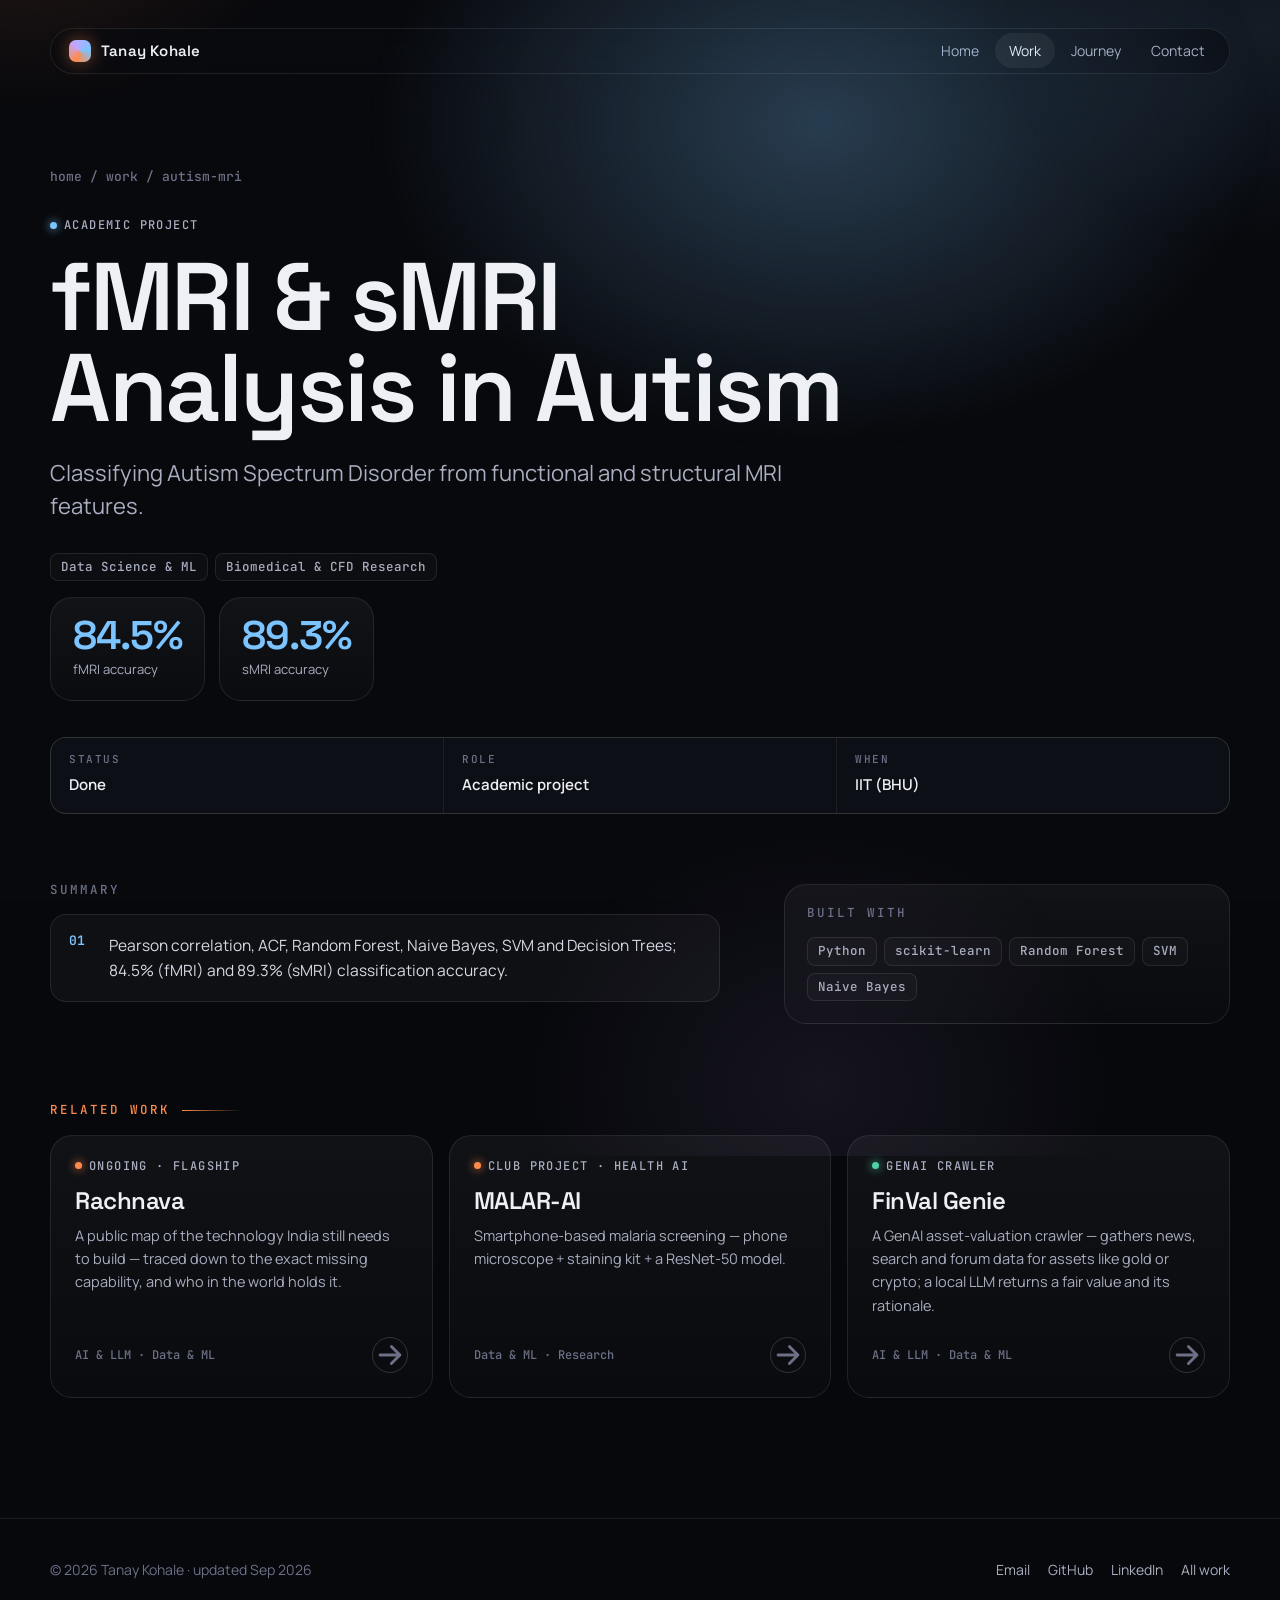
<file: projects/autism-mri.html>
<!doctype html>
<html lang="en">
<head>
<meta charset="utf-8">
<meta name="viewport" content="width=device-width, initial-scale=1">
<title>Tanay Kohale</title>
<meta name="theme-color" content="#07080c">
<link rel="icon" href="data:image/svg+xml,%3Csvg xmlns='http://www.w3.org/2000/svg' viewBox='0 0 32 32'%3E%3Crect width='32' height='32' rx='9' fill='%23ff8a4c'/%3E%3Ctext x='16' y='22' font-family='Arial' font-weight='700' font-size='15' text-anchor='middle' fill='%2307080c'%3ETK%3C/text%3E%3C/svg%3E">
<link rel="preconnect" href="https://fonts.googleapis.com"><link rel="preconnect" href="https://fonts.gstatic.com" crossorigin>
<link href="https://fonts.googleapis.com/css2?family=Instrument+Serif:ital@0;1&family=JetBrains+Mono:wght@400;500;600&family=Manrope:wght@400;500;600;700&family=Space+Grotesk:wght@500;600;700&display=swap" rel="stylesheet">
<link rel="stylesheet" href="../assets/css/site.css">
</head>
<body data-root="../" data-page="work">
<div class="aurora" aria-hidden="true"></div>
<div class="grain" aria-hidden="true"></div>
<header class="nav" id="nav"></header>
<!-- Content comes from assets/js/data.js (slug "autism-mri") -->
<main id="project"><noscript><p class="wrap">This page needs JavaScript.</p></noscript></main>
<footer id="footer"></footer>
<script src="../assets/js/data.js"></script>
<script src="../assets/js/site.js"></script>
<script>renderProject("autism-mri");</script>
</body>
</html>
</file>
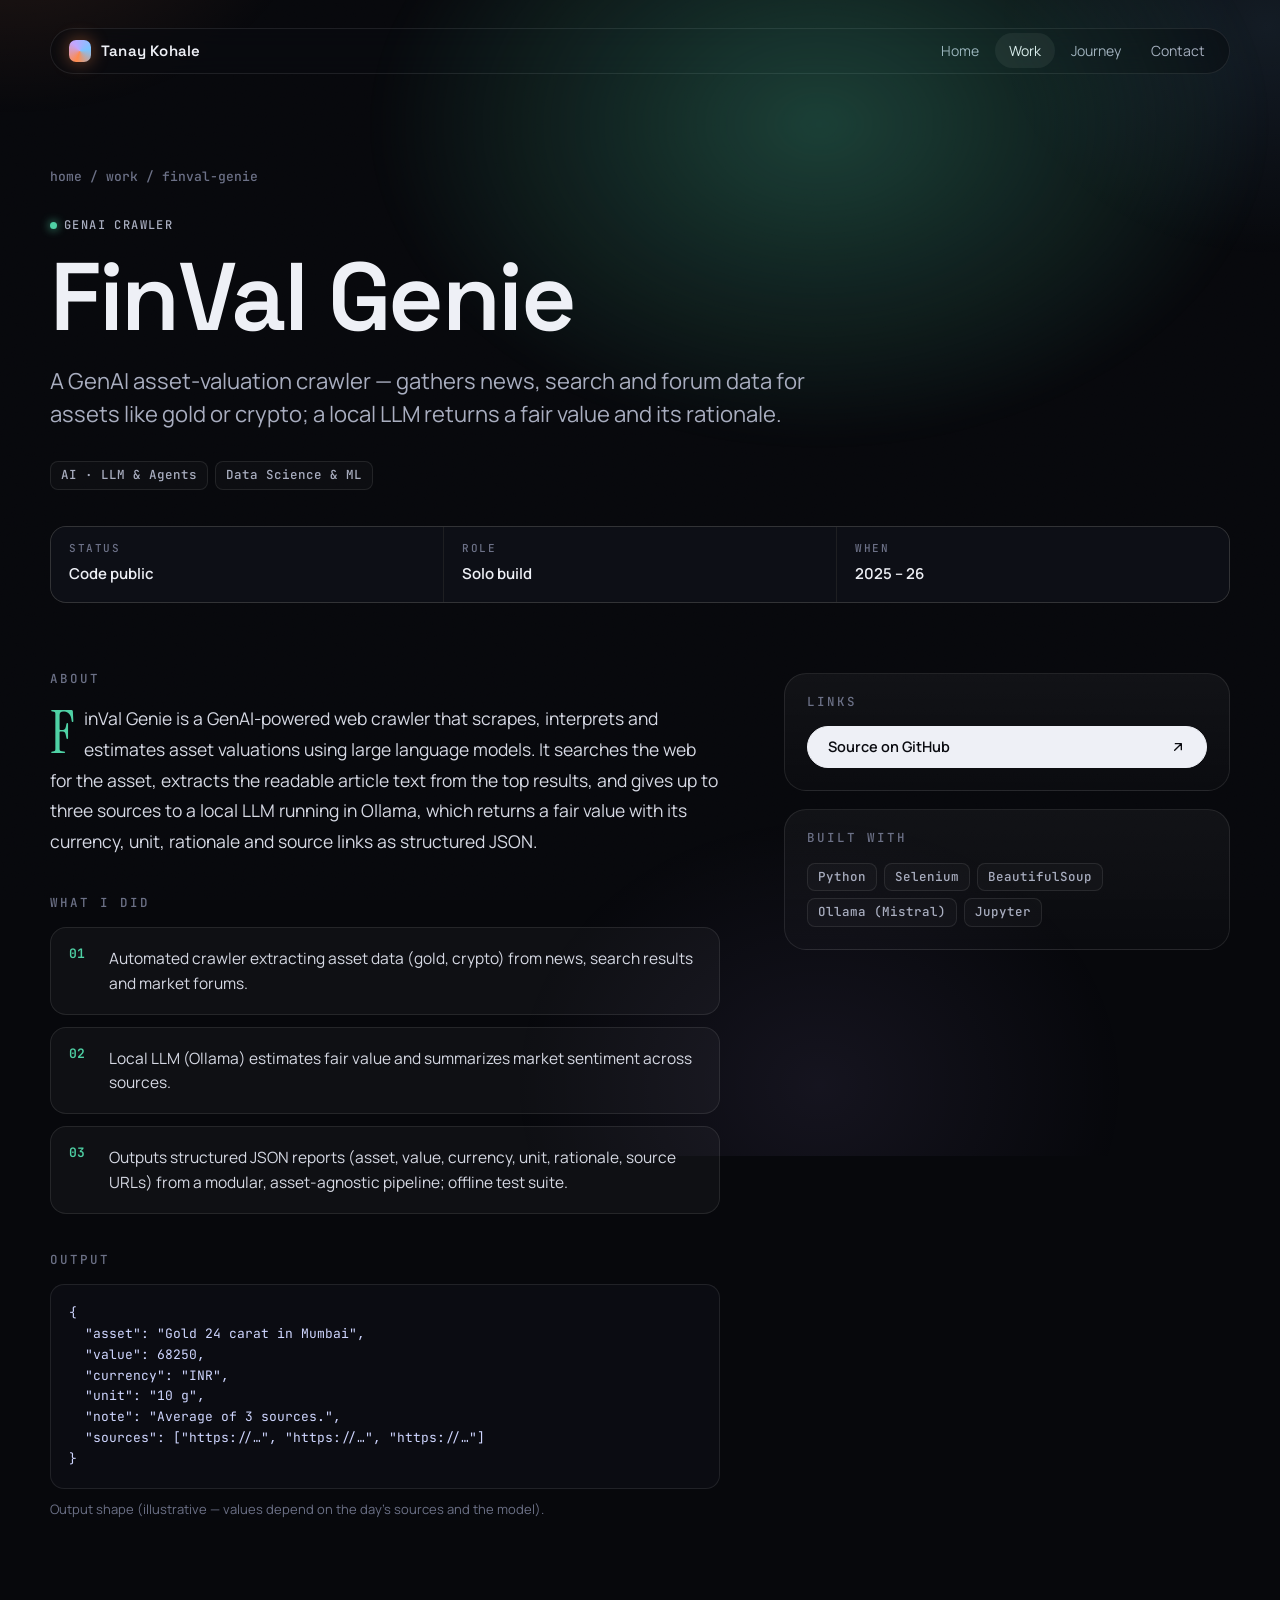
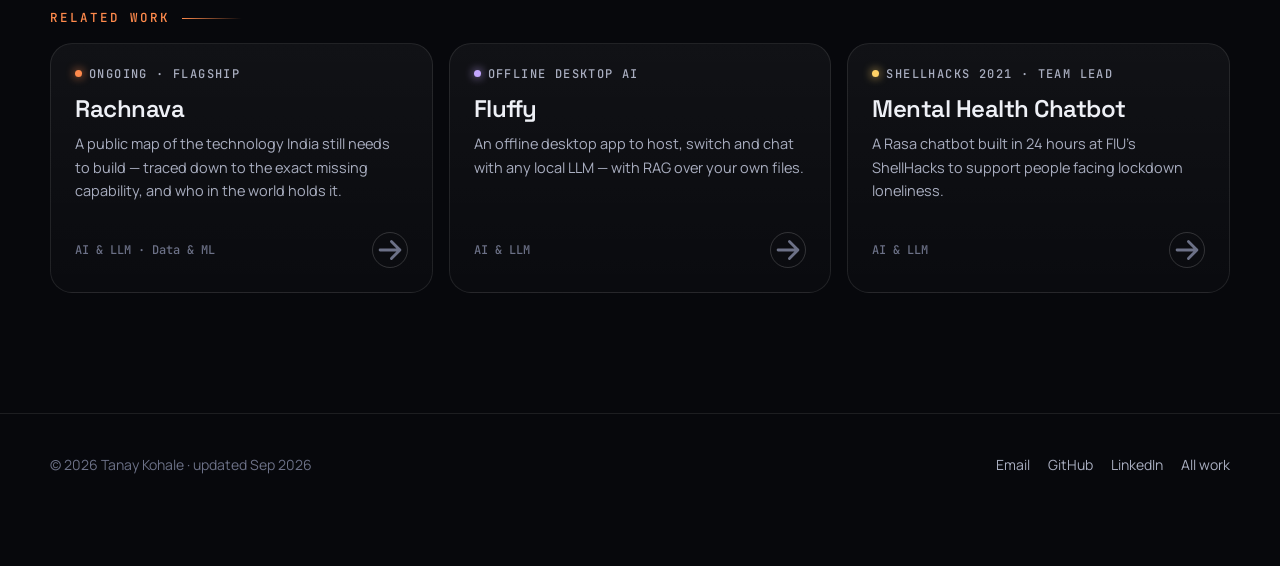
<file: projects/finval-genie.html>
<!doctype html>
<html lang="en">
<head>
<meta charset="utf-8">
<meta name="viewport" content="width=device-width, initial-scale=1">
<title>Tanay Kohale</title>
<meta name="theme-color" content="#07080c">
<link rel="icon" href="data:image/svg+xml,%3Csvg xmlns='http://www.w3.org/2000/svg' viewBox='0 0 32 32'%3E%3Crect width='32' height='32' rx='9' fill='%23ff8a4c'/%3E%3Ctext x='16' y='22' font-family='Arial' font-weight='700' font-size='15' text-anchor='middle' fill='%2307080c'%3ETK%3C/text%3E%3C/svg%3E">
<link rel="preconnect" href="https://fonts.googleapis.com"><link rel="preconnect" href="https://fonts.gstatic.com" crossorigin>
<link href="https://fonts.googleapis.com/css2?family=Instrument+Serif:ital@0;1&family=JetBrains+Mono:wght@400;500;600&family=Manrope:wght@400;500;600;700&family=Space+Grotesk:wght@500;600;700&display=swap" rel="stylesheet">
<link rel="stylesheet" href="../assets/css/site.css">
</head>
<body data-root="../" data-page="work">
<div class="aurora" aria-hidden="true"></div>
<div class="grain" aria-hidden="true"></div>
<header class="nav" id="nav"></header>
<!-- Content comes from assets/js/data.js (slug "finval-genie") -->
<main id="project"><noscript><p class="wrap">This page needs JavaScript.</p></noscript></main>
<footer id="footer"></footer>
<script src="../assets/js/data.js"></script>
<script src="../assets/js/site.js"></script>
<script>renderProject("finval-genie");</script>
</body>
</html>
</file>
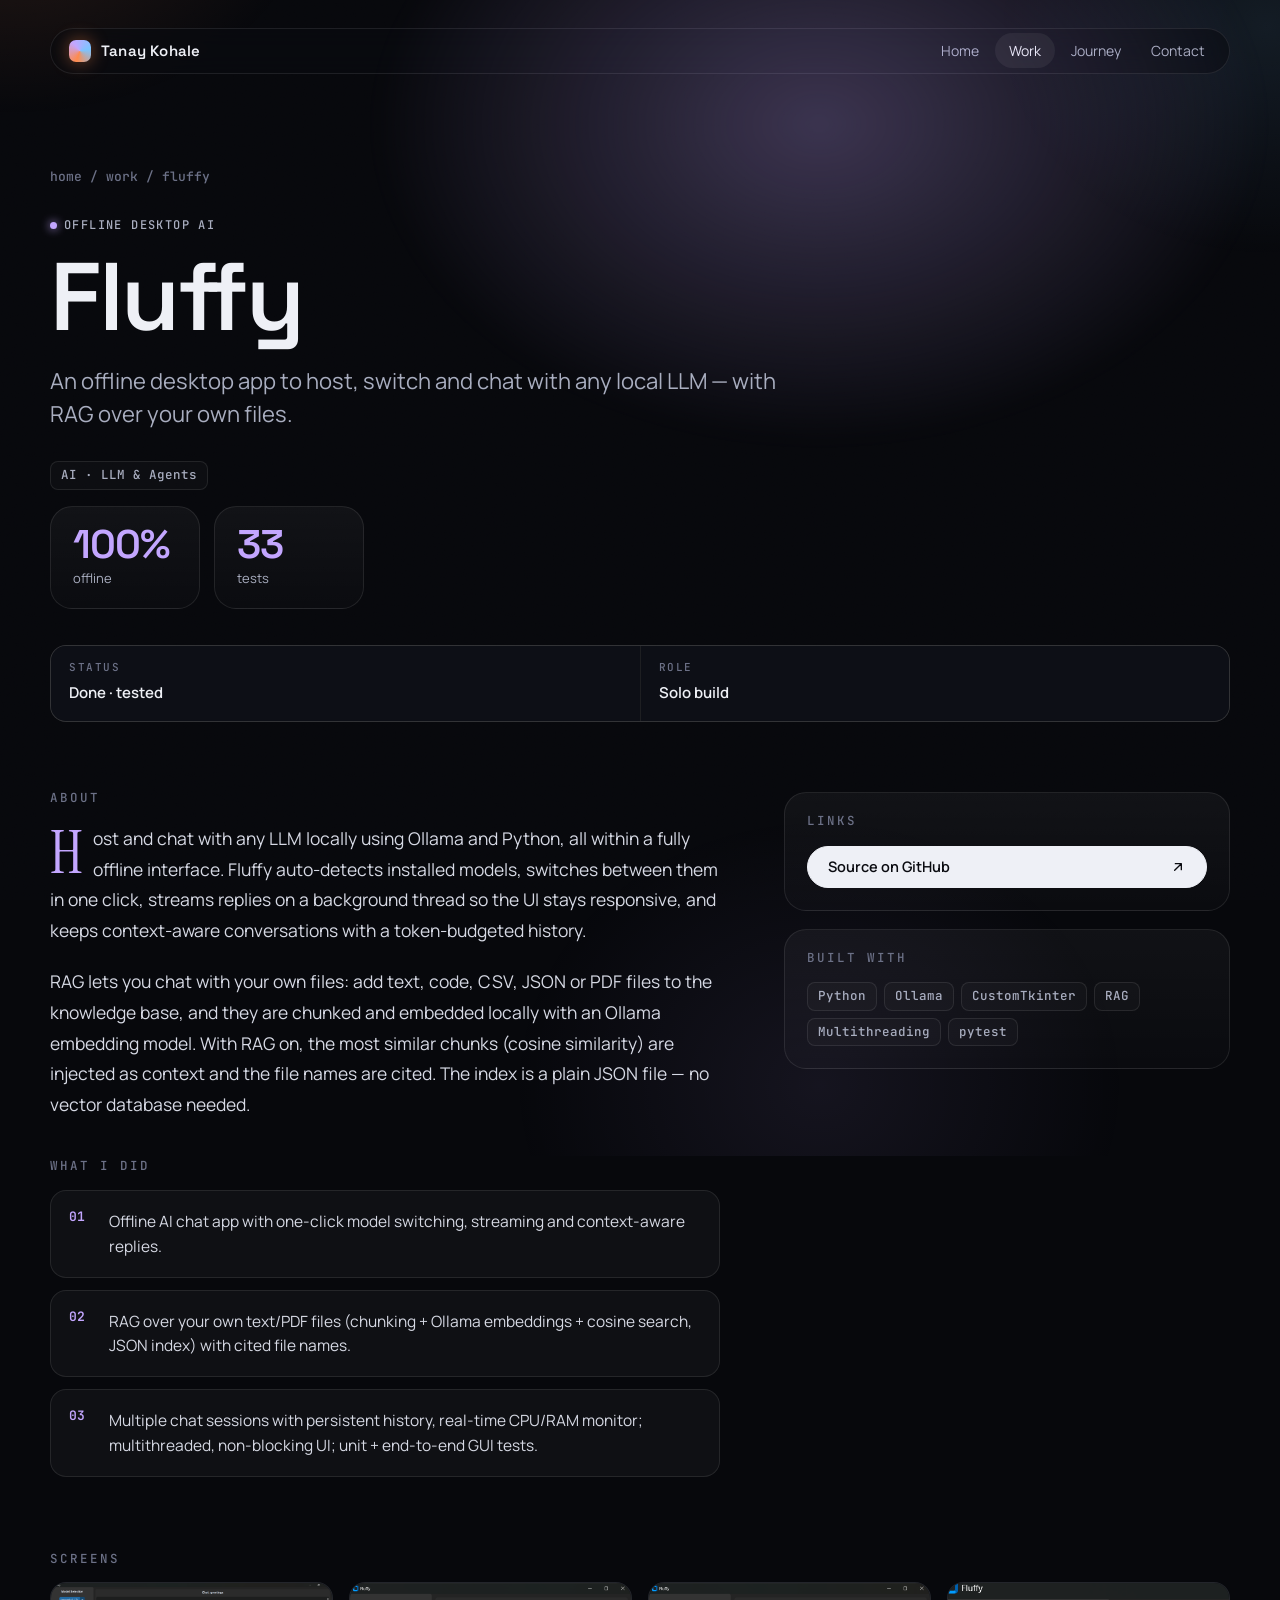
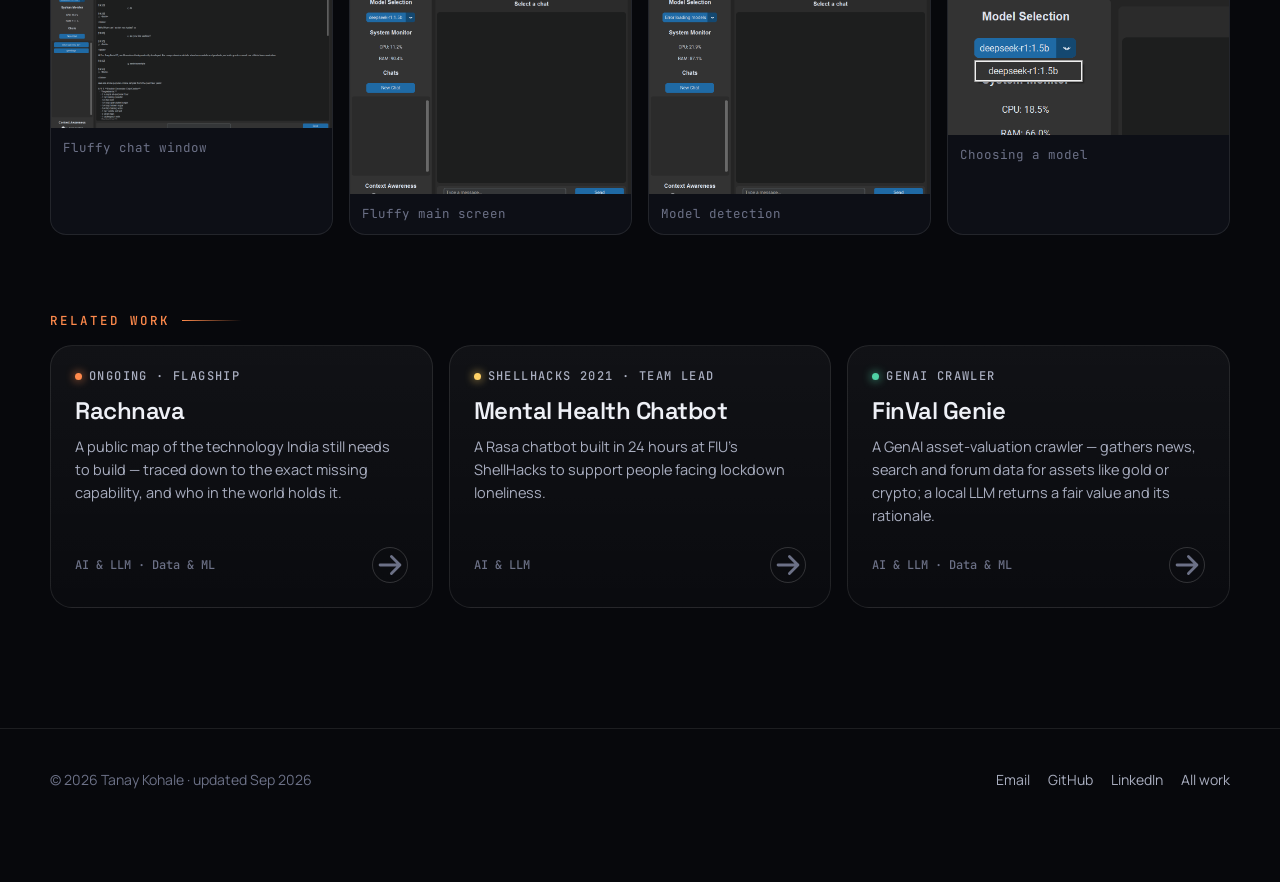
<file: projects/fluffy.html>
<!doctype html>
<html lang="en">
<head>
<meta charset="utf-8">
<meta name="viewport" content="width=device-width, initial-scale=1">
<title>Tanay Kohale</title>
<meta name="theme-color" content="#07080c">
<link rel="icon" href="data:image/svg+xml,%3Csvg xmlns='http://www.w3.org/2000/svg' viewBox='0 0 32 32'%3E%3Crect width='32' height='32' rx='9' fill='%23ff8a4c'/%3E%3Ctext x='16' y='22' font-family='Arial' font-weight='700' font-size='15' text-anchor='middle' fill='%2307080c'%3ETK%3C/text%3E%3C/svg%3E">
<link rel="preconnect" href="https://fonts.googleapis.com"><link rel="preconnect" href="https://fonts.gstatic.com" crossorigin>
<link href="https://fonts.googleapis.com/css2?family=Instrument+Serif:ital@0;1&family=JetBrains+Mono:wght@400;500;600&family=Manrope:wght@400;500;600;700&family=Space+Grotesk:wght@500;600;700&display=swap" rel="stylesheet">
<link rel="stylesheet" href="../assets/css/site.css">
</head>
<body data-root="../" data-page="work">
<div class="aurora" aria-hidden="true"></div>
<div class="grain" aria-hidden="true"></div>
<header class="nav" id="nav"></header>
<!-- Content comes from assets/js/data.js (slug "fluffy") -->
<main id="project"><noscript><p class="wrap">This page needs JavaScript.</p></noscript></main>
<footer id="footer"></footer>
<script src="../assets/js/data.js"></script>
<script src="../assets/js/site.js"></script>
<script>renderProject("fluffy");</script>
</body>
</html>
</file>
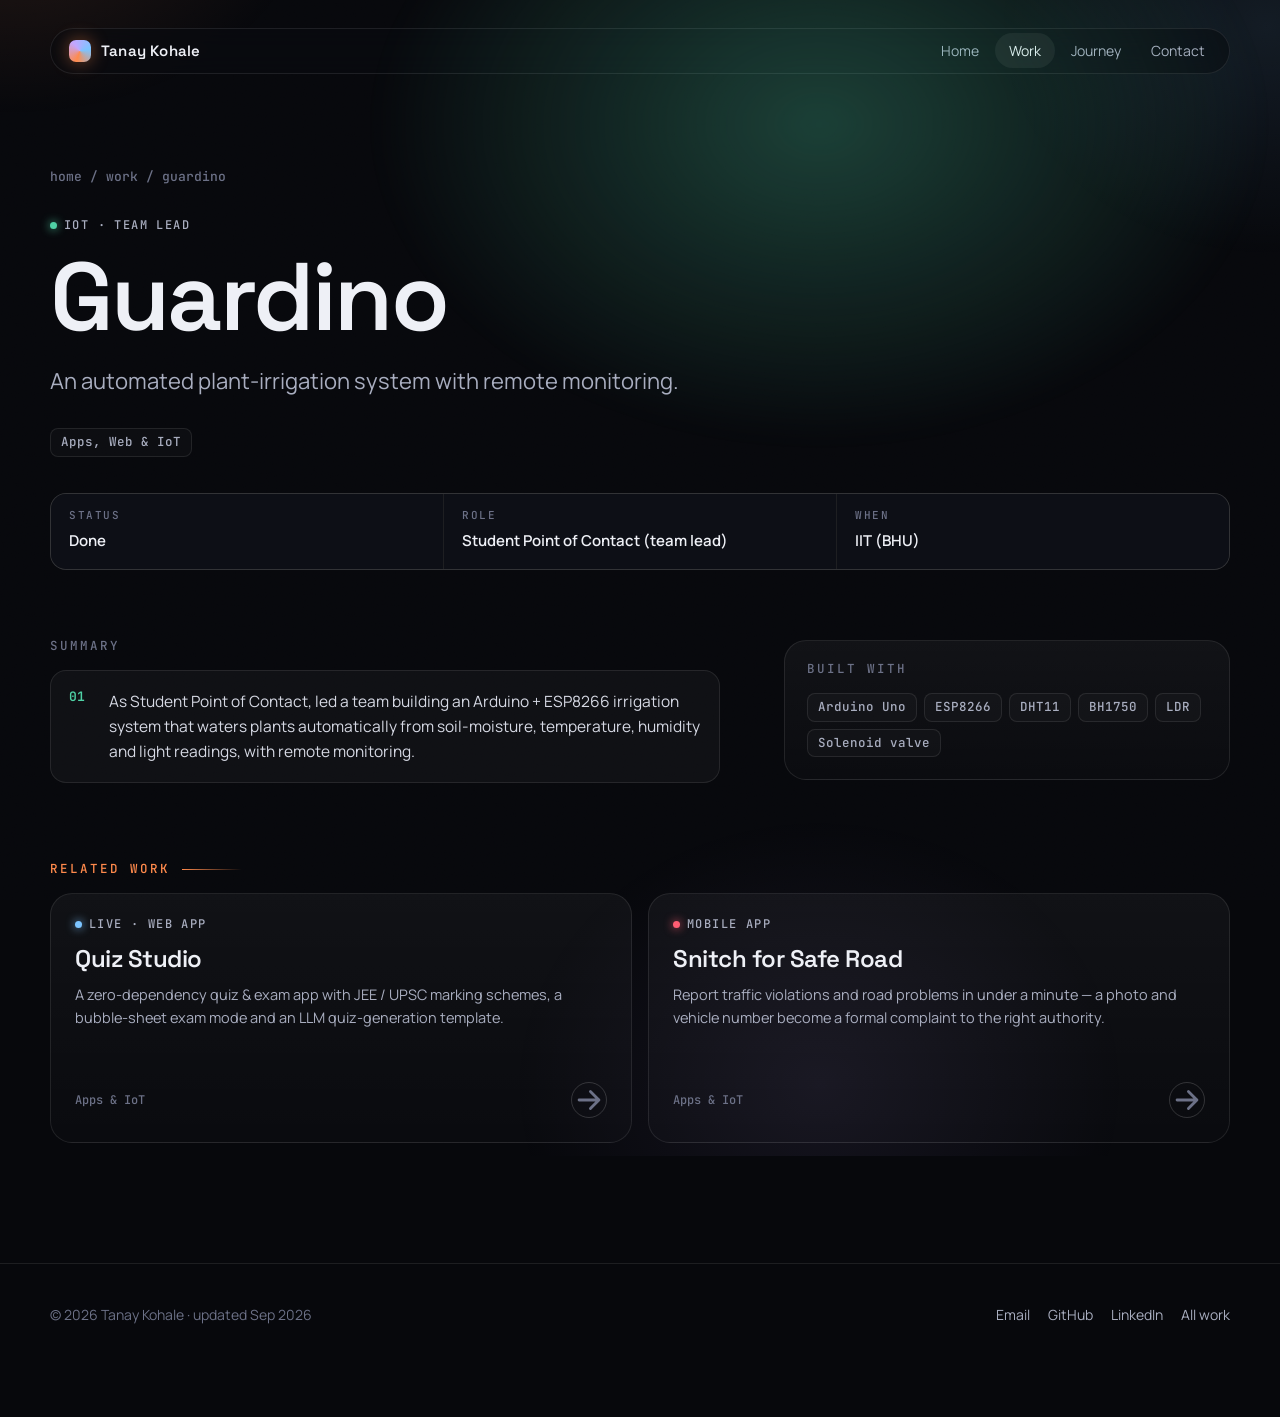
<file: projects/guardino.html>
<!doctype html>
<html lang="en">
<head>
<meta charset="utf-8">
<meta name="viewport" content="width=device-width, initial-scale=1">
<title>Tanay Kohale</title>
<meta name="theme-color" content="#07080c">
<link rel="icon" href="data:image/svg+xml,%3Csvg xmlns='http://www.w3.org/2000/svg' viewBox='0 0 32 32'%3E%3Crect width='32' height='32' rx='9' fill='%23ff8a4c'/%3E%3Ctext x='16' y='22' font-family='Arial' font-weight='700' font-size='15' text-anchor='middle' fill='%2307080c'%3ETK%3C/text%3E%3C/svg%3E">
<link rel="preconnect" href="https://fonts.googleapis.com"><link rel="preconnect" href="https://fonts.gstatic.com" crossorigin>
<link href="https://fonts.googleapis.com/css2?family=Instrument+Serif:ital@0;1&family=JetBrains+Mono:wght@400;500;600&family=Manrope:wght@400;500;600;700&family=Space+Grotesk:wght@500;600;700&display=swap" rel="stylesheet">
<link rel="stylesheet" href="../assets/css/site.css">
</head>
<body data-root="../" data-page="work">
<div class="aurora" aria-hidden="true"></div>
<div class="grain" aria-hidden="true"></div>
<header class="nav" id="nav"></header>
<!-- Content comes from assets/js/data.js (slug "guardino") -->
<main id="project"><noscript><p class="wrap">This page needs JavaScript.</p></noscript></main>
<footer id="footer"></footer>
<script src="../assets/js/data.js"></script>
<script src="../assets/js/site.js"></script>
<script>renderProject("guardino");</script>
</body>
</html>
</file>
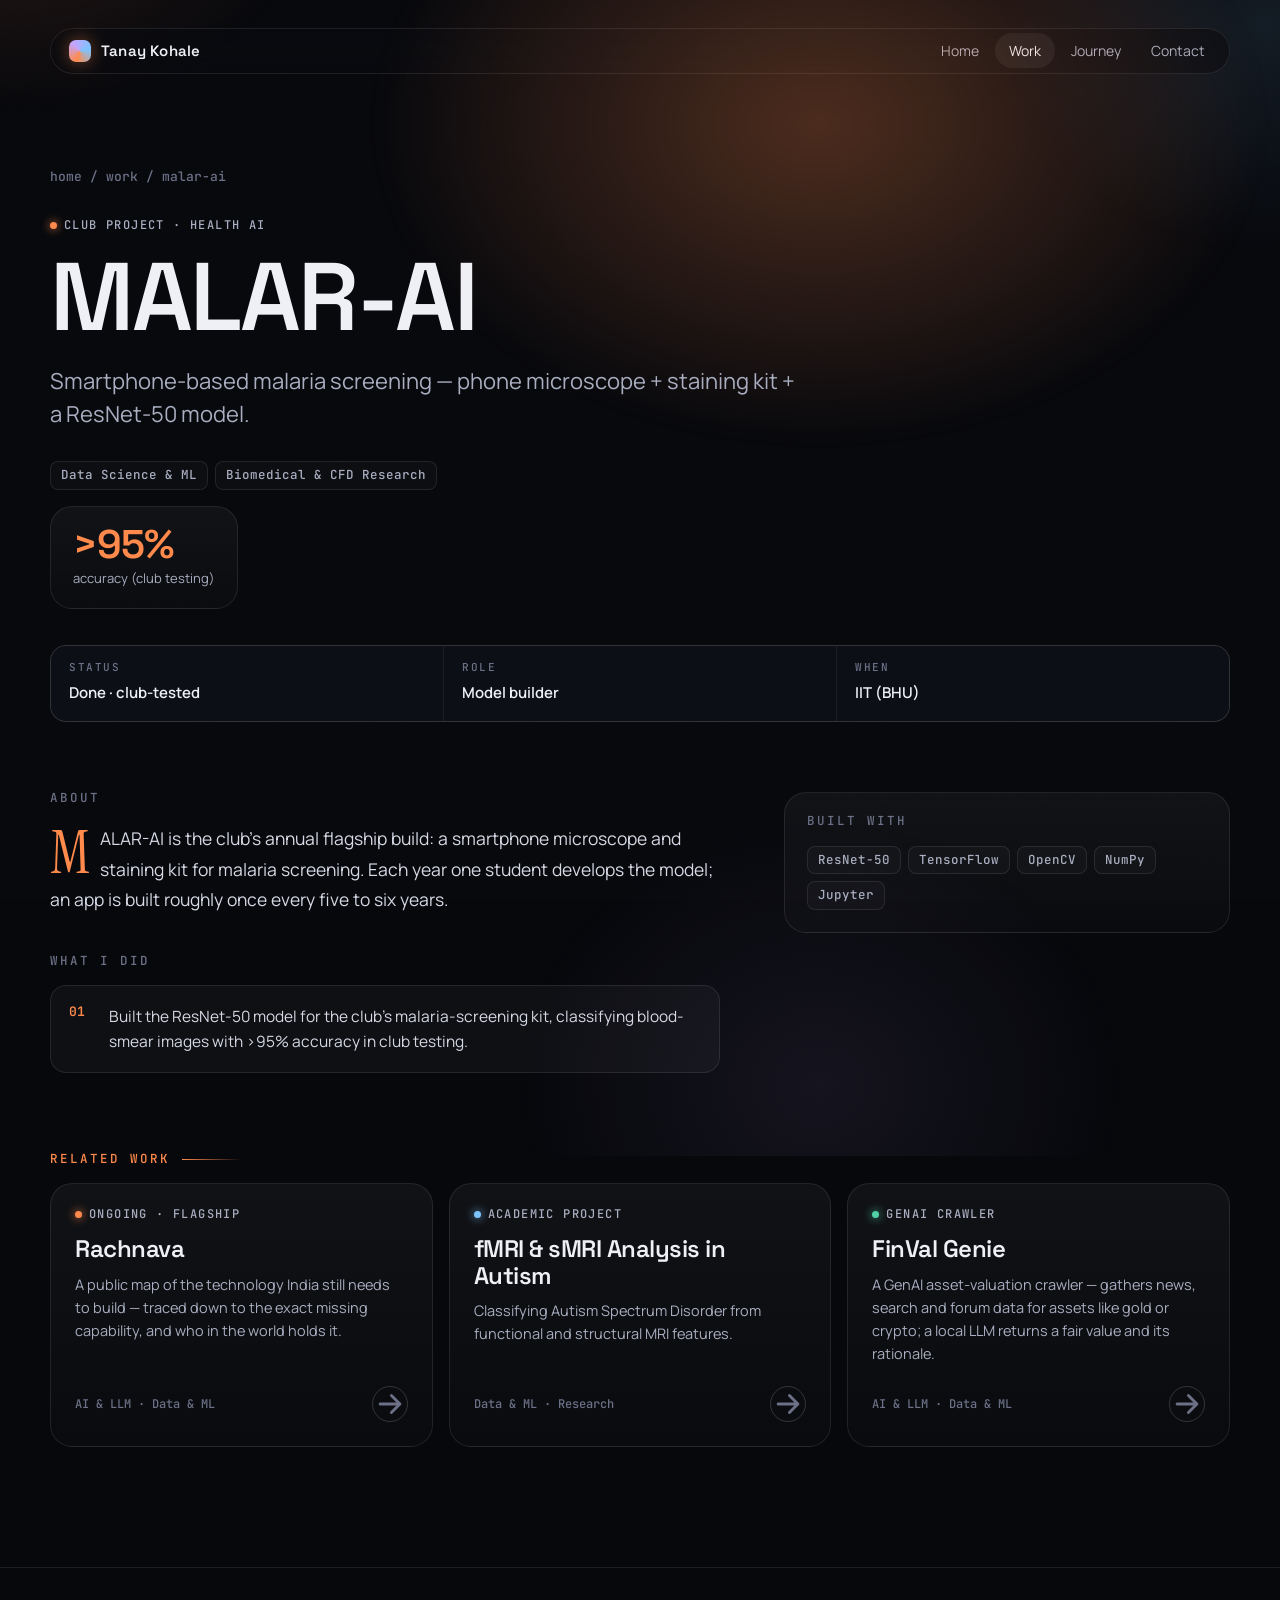
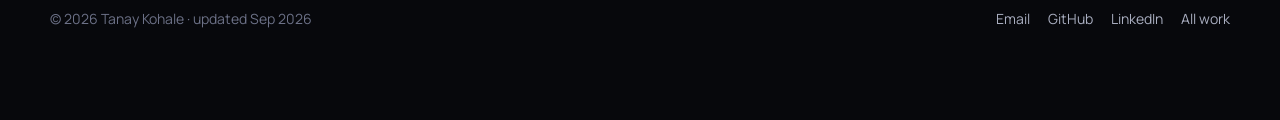
<file: projects/malar-ai.html>
<!doctype html>
<html lang="en">
<head>
<meta charset="utf-8">
<meta name="viewport" content="width=device-width, initial-scale=1">
<title>Tanay Kohale</title>
<meta name="theme-color" content="#07080c">
<link rel="icon" href="data:image/svg+xml,%3Csvg xmlns='http://www.w3.org/2000/svg' viewBox='0 0 32 32'%3E%3Crect width='32' height='32' rx='9' fill='%23ff8a4c'/%3E%3Ctext x='16' y='22' font-family='Arial' font-weight='700' font-size='15' text-anchor='middle' fill='%2307080c'%3ETK%3C/text%3E%3C/svg%3E">
<link rel="preconnect" href="https://fonts.googleapis.com"><link rel="preconnect" href="https://fonts.gstatic.com" crossorigin>
<link href="https://fonts.googleapis.com/css2?family=Instrument+Serif:ital@0;1&family=JetBrains+Mono:wght@400;500;600&family=Manrope:wght@400;500;600;700&family=Space+Grotesk:wght@500;600;700&display=swap" rel="stylesheet">
<link rel="stylesheet" href="../assets/css/site.css">
</head>
<body data-root="../" data-page="work">
<div class="aurora" aria-hidden="true"></div>
<div class="grain" aria-hidden="true"></div>
<header class="nav" id="nav"></header>
<!-- Content comes from assets/js/data.js (slug "malar-ai") -->
<main id="project"><noscript><p class="wrap">This page needs JavaScript.</p></noscript></main>
<footer id="footer"></footer>
<script src="../assets/js/data.js"></script>
<script src="../assets/js/site.js"></script>
<script>renderProject("malar-ai");</script>
</body>
</html>
</file>
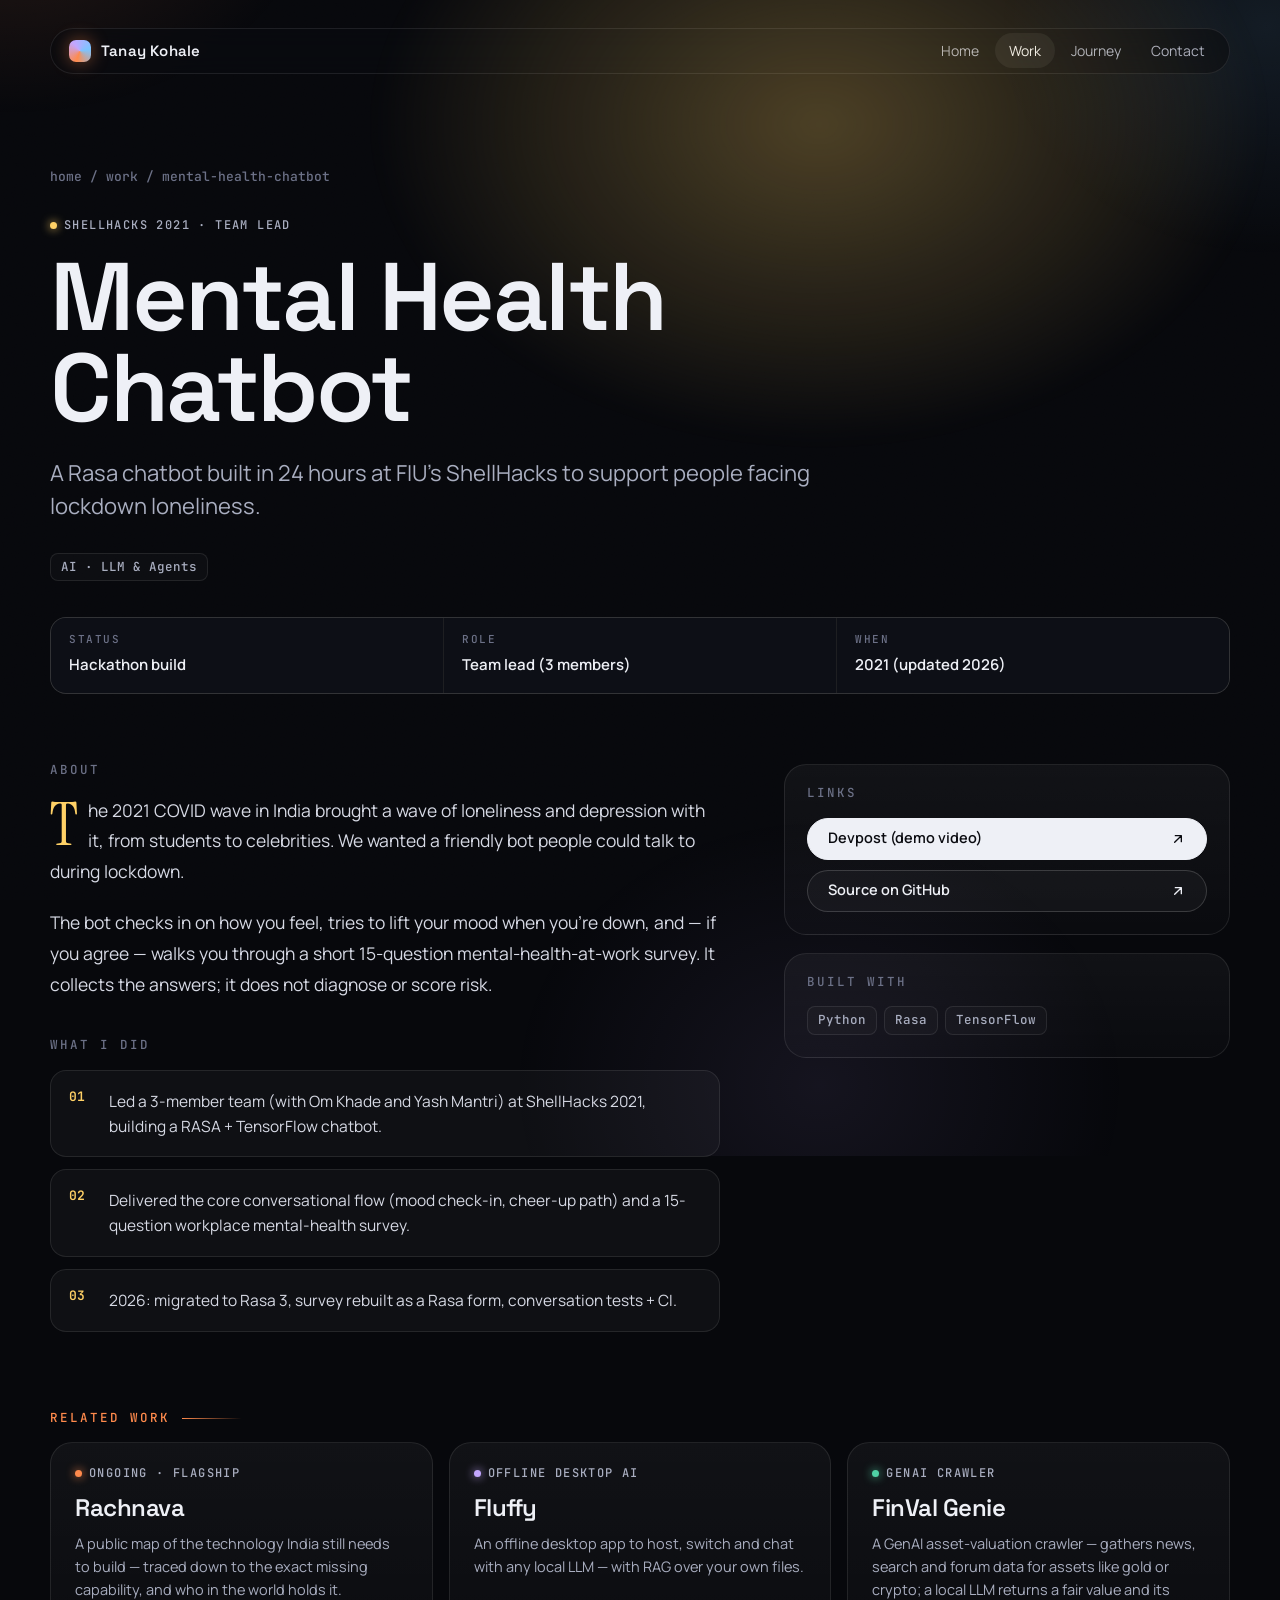
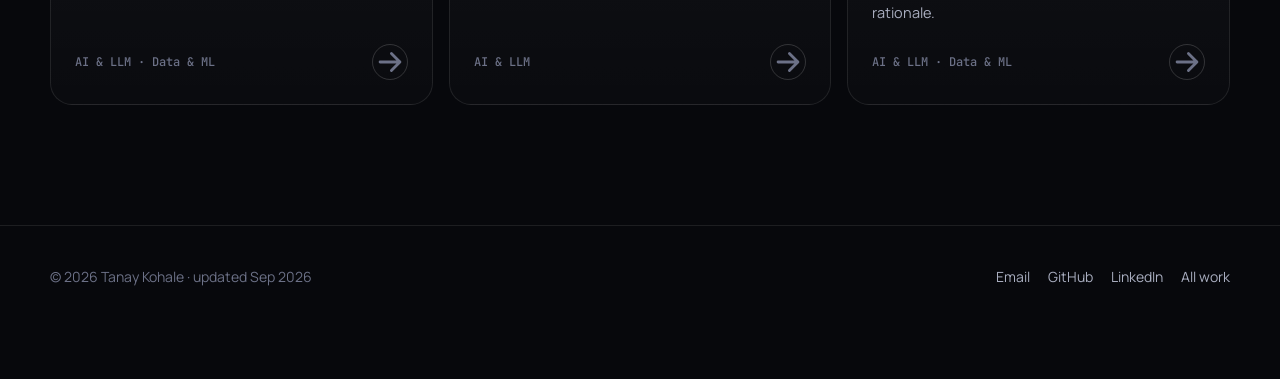
<file: projects/mental-health-chatbot.html>
<!doctype html>
<html lang="en">
<head>
<meta charset="utf-8">
<meta name="viewport" content="width=device-width, initial-scale=1">
<title>Tanay Kohale</title>
<meta name="theme-color" content="#07080c">
<link rel="icon" href="data:image/svg+xml,%3Csvg xmlns='http://www.w3.org/2000/svg' viewBox='0 0 32 32'%3E%3Crect width='32' height='32' rx='9' fill='%23ff8a4c'/%3E%3Ctext x='16' y='22' font-family='Arial' font-weight='700' font-size='15' text-anchor='middle' fill='%2307080c'%3ETK%3C/text%3E%3C/svg%3E">
<link rel="preconnect" href="https://fonts.googleapis.com"><link rel="preconnect" href="https://fonts.gstatic.com" crossorigin>
<link href="https://fonts.googleapis.com/css2?family=Instrument+Serif:ital@0;1&family=JetBrains+Mono:wght@400;500;600&family=Manrope:wght@400;500;600;700&family=Space+Grotesk:wght@500;600;700&display=swap" rel="stylesheet">
<link rel="stylesheet" href="../assets/css/site.css">
</head>
<body data-root="../" data-page="work">
<div class="aurora" aria-hidden="true"></div>
<div class="grain" aria-hidden="true"></div>
<header class="nav" id="nav"></header>
<!-- Content comes from assets/js/data.js (slug "mental-health-chatbot") -->
<main id="project"><noscript><p class="wrap">This page needs JavaScript.</p></noscript></main>
<footer id="footer"></footer>
<script src="../assets/js/data.js"></script>
<script src="../assets/js/site.js"></script>
<script>renderProject("mental-health-chatbot");</script>
</body>
</html>
</file>
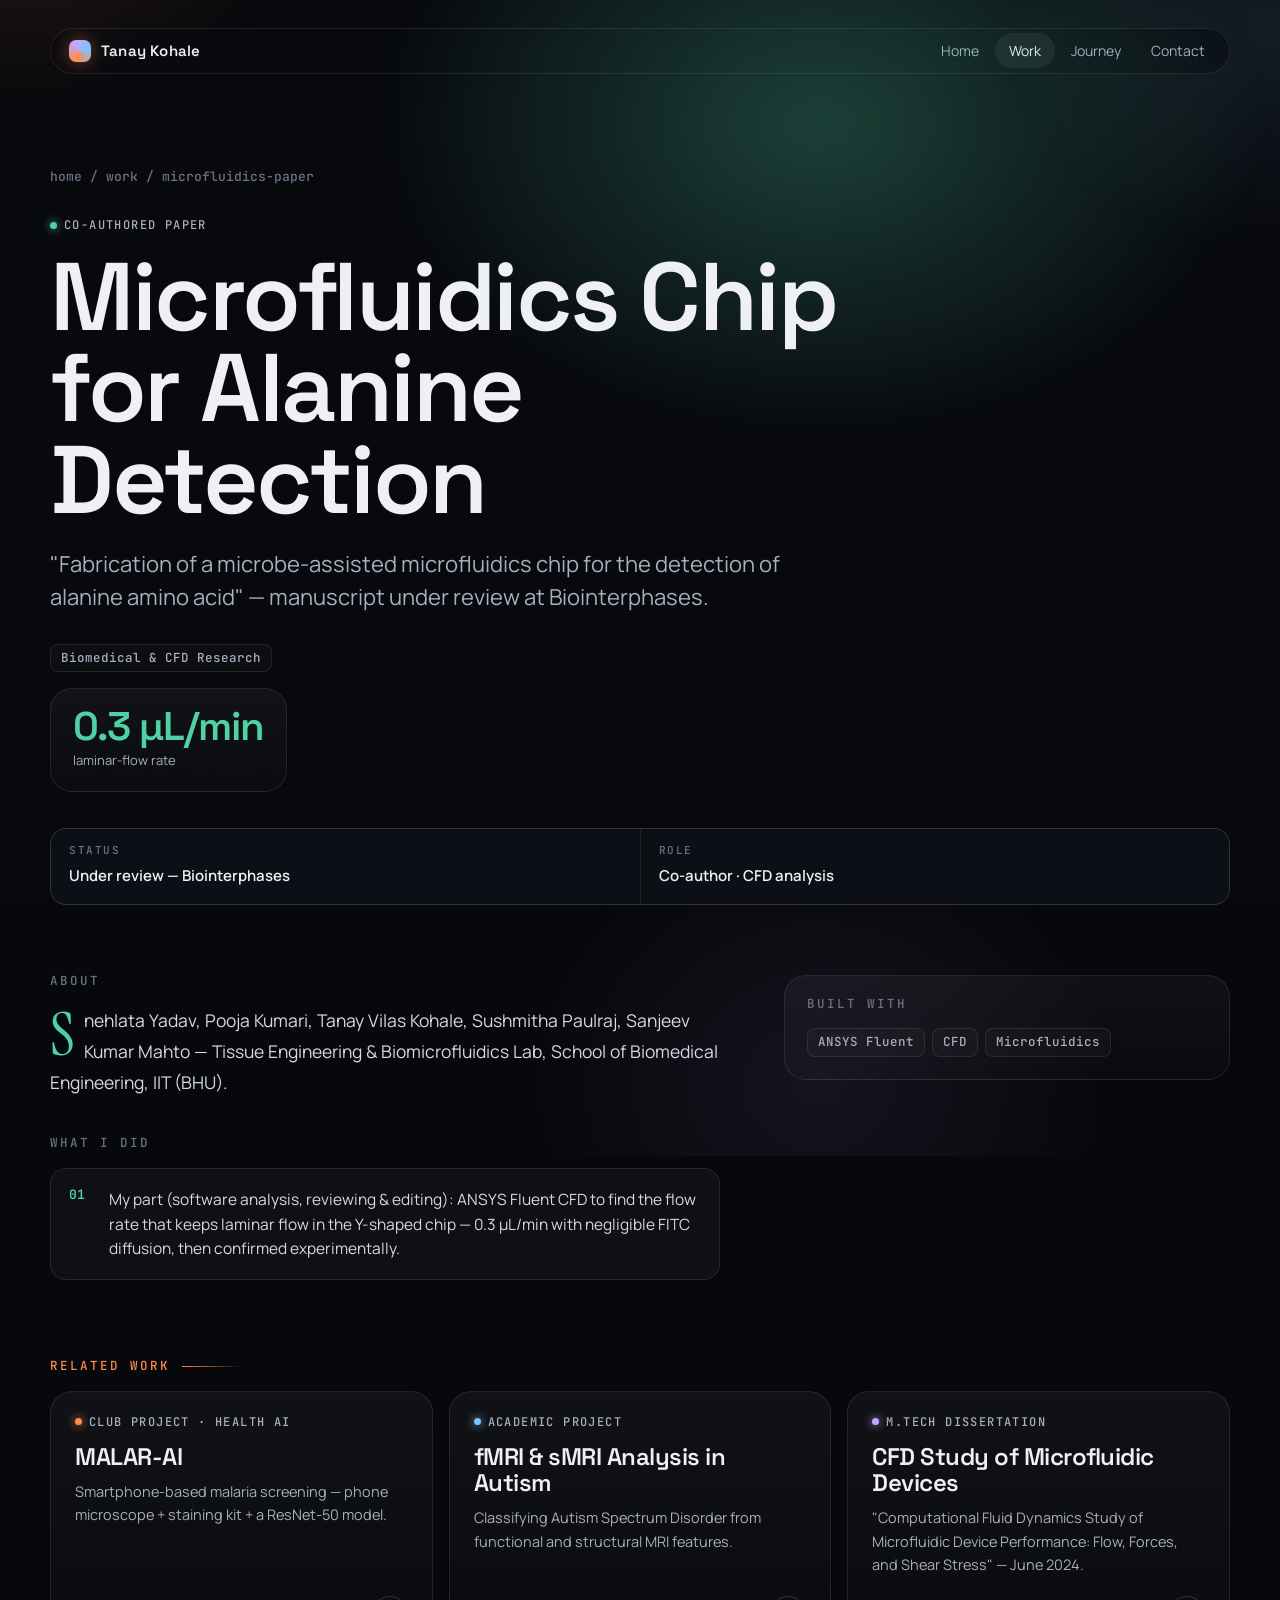
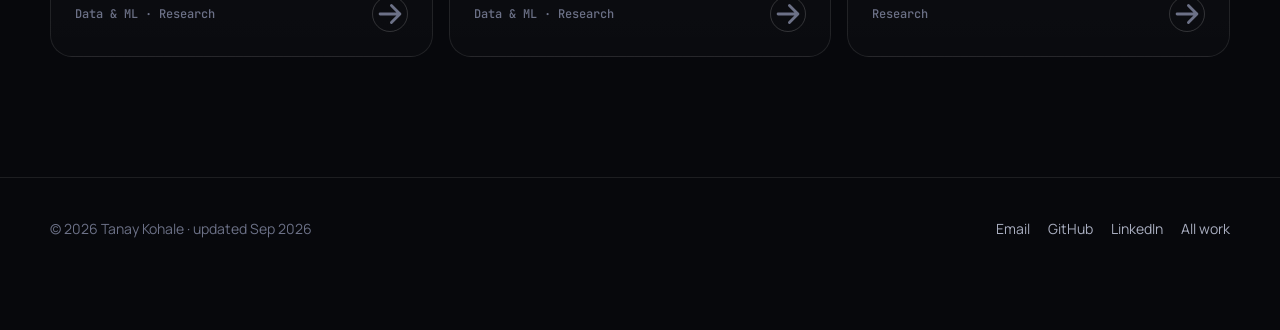
<file: projects/microfluidics-paper.html>
<!doctype html>
<html lang="en">
<head>
<meta charset="utf-8">
<meta name="viewport" content="width=device-width, initial-scale=1">
<title>Tanay Kohale</title>
<meta name="theme-color" content="#07080c">
<link rel="icon" href="data:image/svg+xml,%3Csvg xmlns='http://www.w3.org/2000/svg' viewBox='0 0 32 32'%3E%3Crect width='32' height='32' rx='9' fill='%23ff8a4c'/%3E%3Ctext x='16' y='22' font-family='Arial' font-weight='700' font-size='15' text-anchor='middle' fill='%2307080c'%3ETK%3C/text%3E%3C/svg%3E">
<link rel="preconnect" href="https://fonts.googleapis.com"><link rel="preconnect" href="https://fonts.gstatic.com" crossorigin>
<link href="https://fonts.googleapis.com/css2?family=Instrument+Serif:ital@0;1&family=JetBrains+Mono:wght@400;500;600&family=Manrope:wght@400;500;600;700&family=Space+Grotesk:wght@500;600;700&display=swap" rel="stylesheet">
<link rel="stylesheet" href="../assets/css/site.css">
</head>
<body data-root="../" data-page="work">
<div class="aurora" aria-hidden="true"></div>
<div class="grain" aria-hidden="true"></div>
<header class="nav" id="nav"></header>
<!-- Content comes from assets/js/data.js (slug "microfluidics-paper") -->
<main id="project"><noscript><p class="wrap">This page needs JavaScript.</p></noscript></main>
<footer id="footer"></footer>
<script src="../assets/js/data.js"></script>
<script src="../assets/js/site.js"></script>
<script>renderProject("microfluidics-paper");</script>
</body>
</html>
</file>
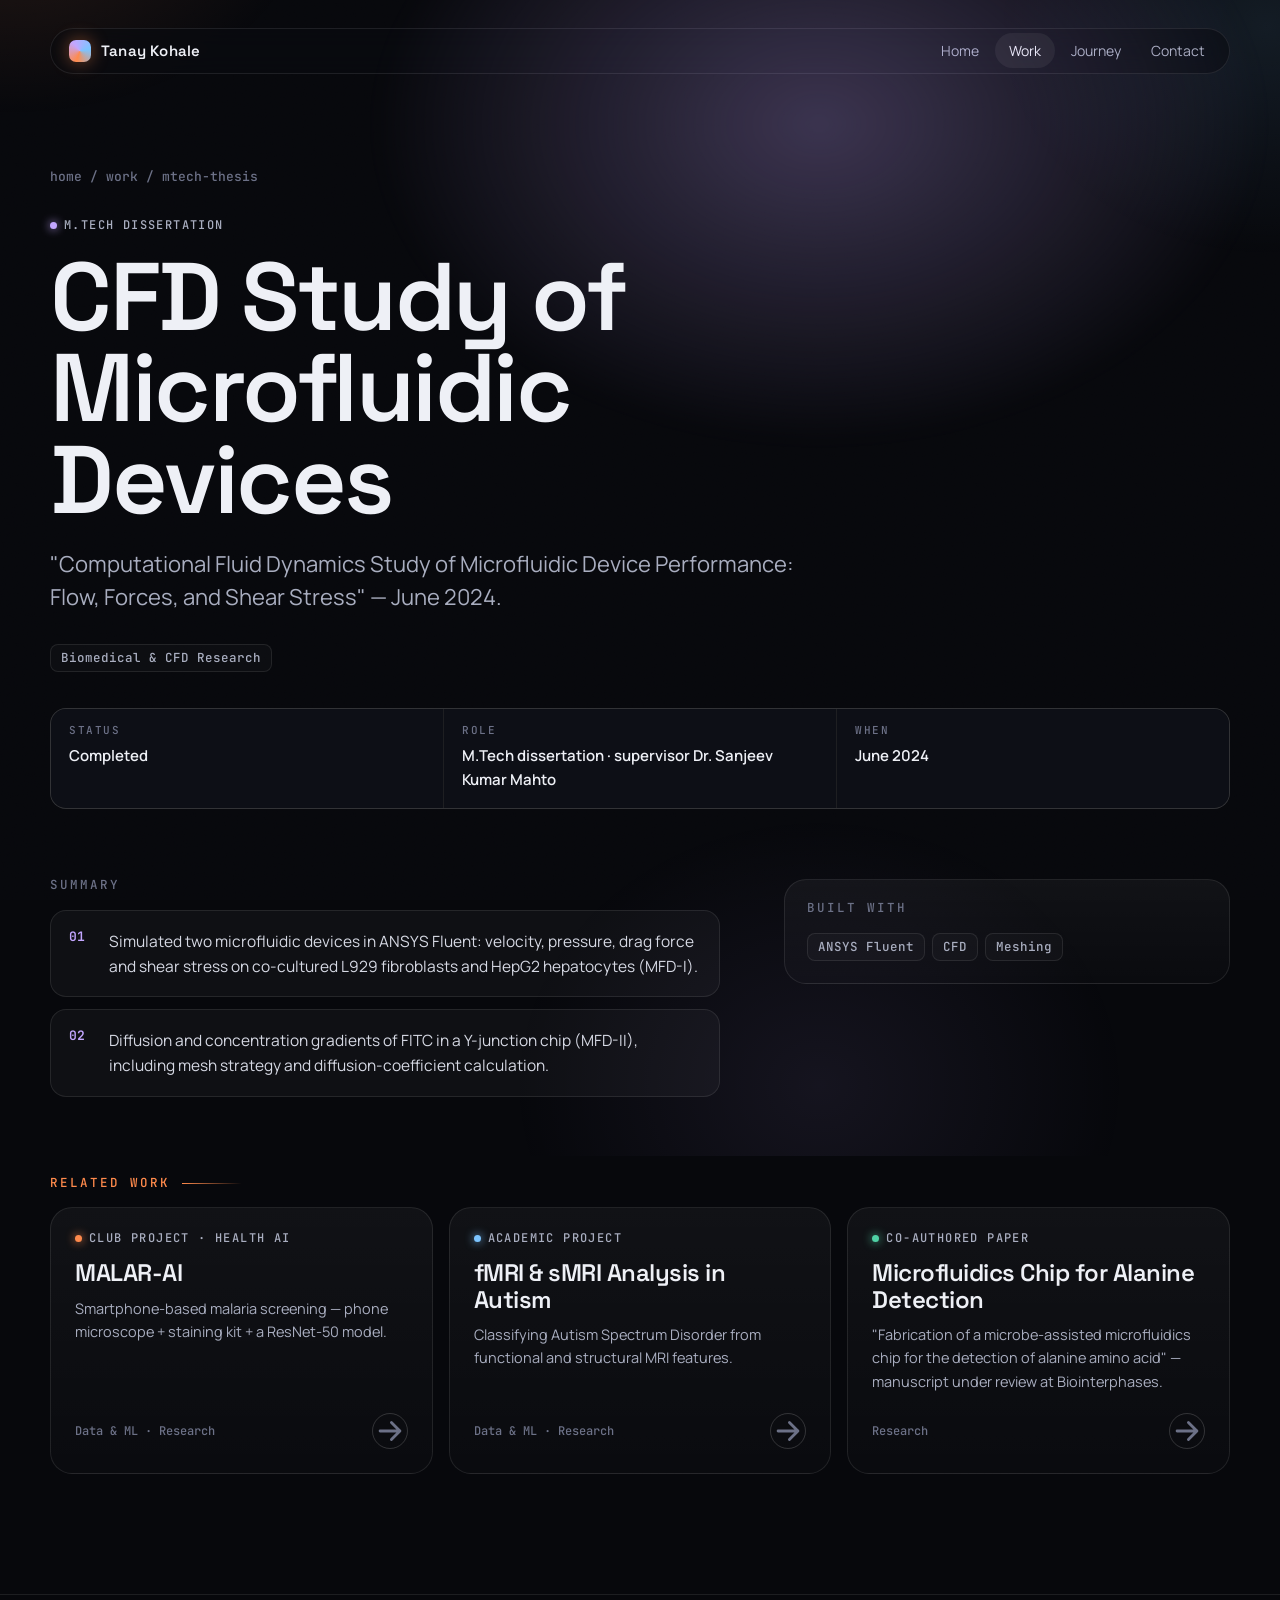
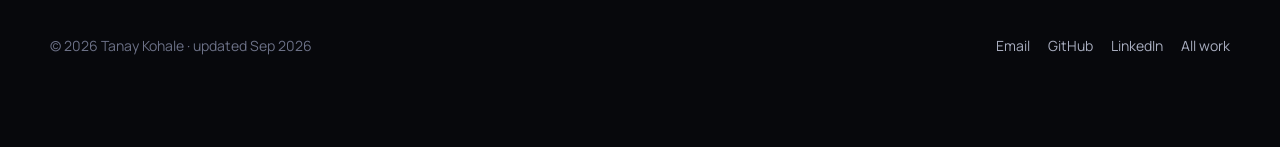
<file: projects/mtech-thesis.html>
<!doctype html>
<html lang="en">
<head>
<meta charset="utf-8">
<meta name="viewport" content="width=device-width, initial-scale=1">
<title>Tanay Kohale</title>
<meta name="theme-color" content="#07080c">
<link rel="icon" href="data:image/svg+xml,%3Csvg xmlns='http://www.w3.org/2000/svg' viewBox='0 0 32 32'%3E%3Crect width='32' height='32' rx='9' fill='%23ff8a4c'/%3E%3Ctext x='16' y='22' font-family='Arial' font-weight='700' font-size='15' text-anchor='middle' fill='%2307080c'%3ETK%3C/text%3E%3C/svg%3E">
<link rel="preconnect" href="https://fonts.googleapis.com"><link rel="preconnect" href="https://fonts.gstatic.com" crossorigin>
<link href="https://fonts.googleapis.com/css2?family=Instrument+Serif:ital@0;1&family=JetBrains+Mono:wght@400;500;600&family=Manrope:wght@400;500;600;700&family=Space+Grotesk:wght@500;600;700&display=swap" rel="stylesheet">
<link rel="stylesheet" href="../assets/css/site.css">
</head>
<body data-root="../" data-page="work">
<div class="aurora" aria-hidden="true"></div>
<div class="grain" aria-hidden="true"></div>
<header class="nav" id="nav"></header>
<!-- Content comes from assets/js/data.js (slug "mtech-thesis") -->
<main id="project"><noscript><p class="wrap">This page needs JavaScript.</p></noscript></main>
<footer id="footer"></footer>
<script src="../assets/js/data.js"></script>
<script src="../assets/js/site.js"></script>
<script>renderProject("mtech-thesis");</script>
</body>
</html>
</file>
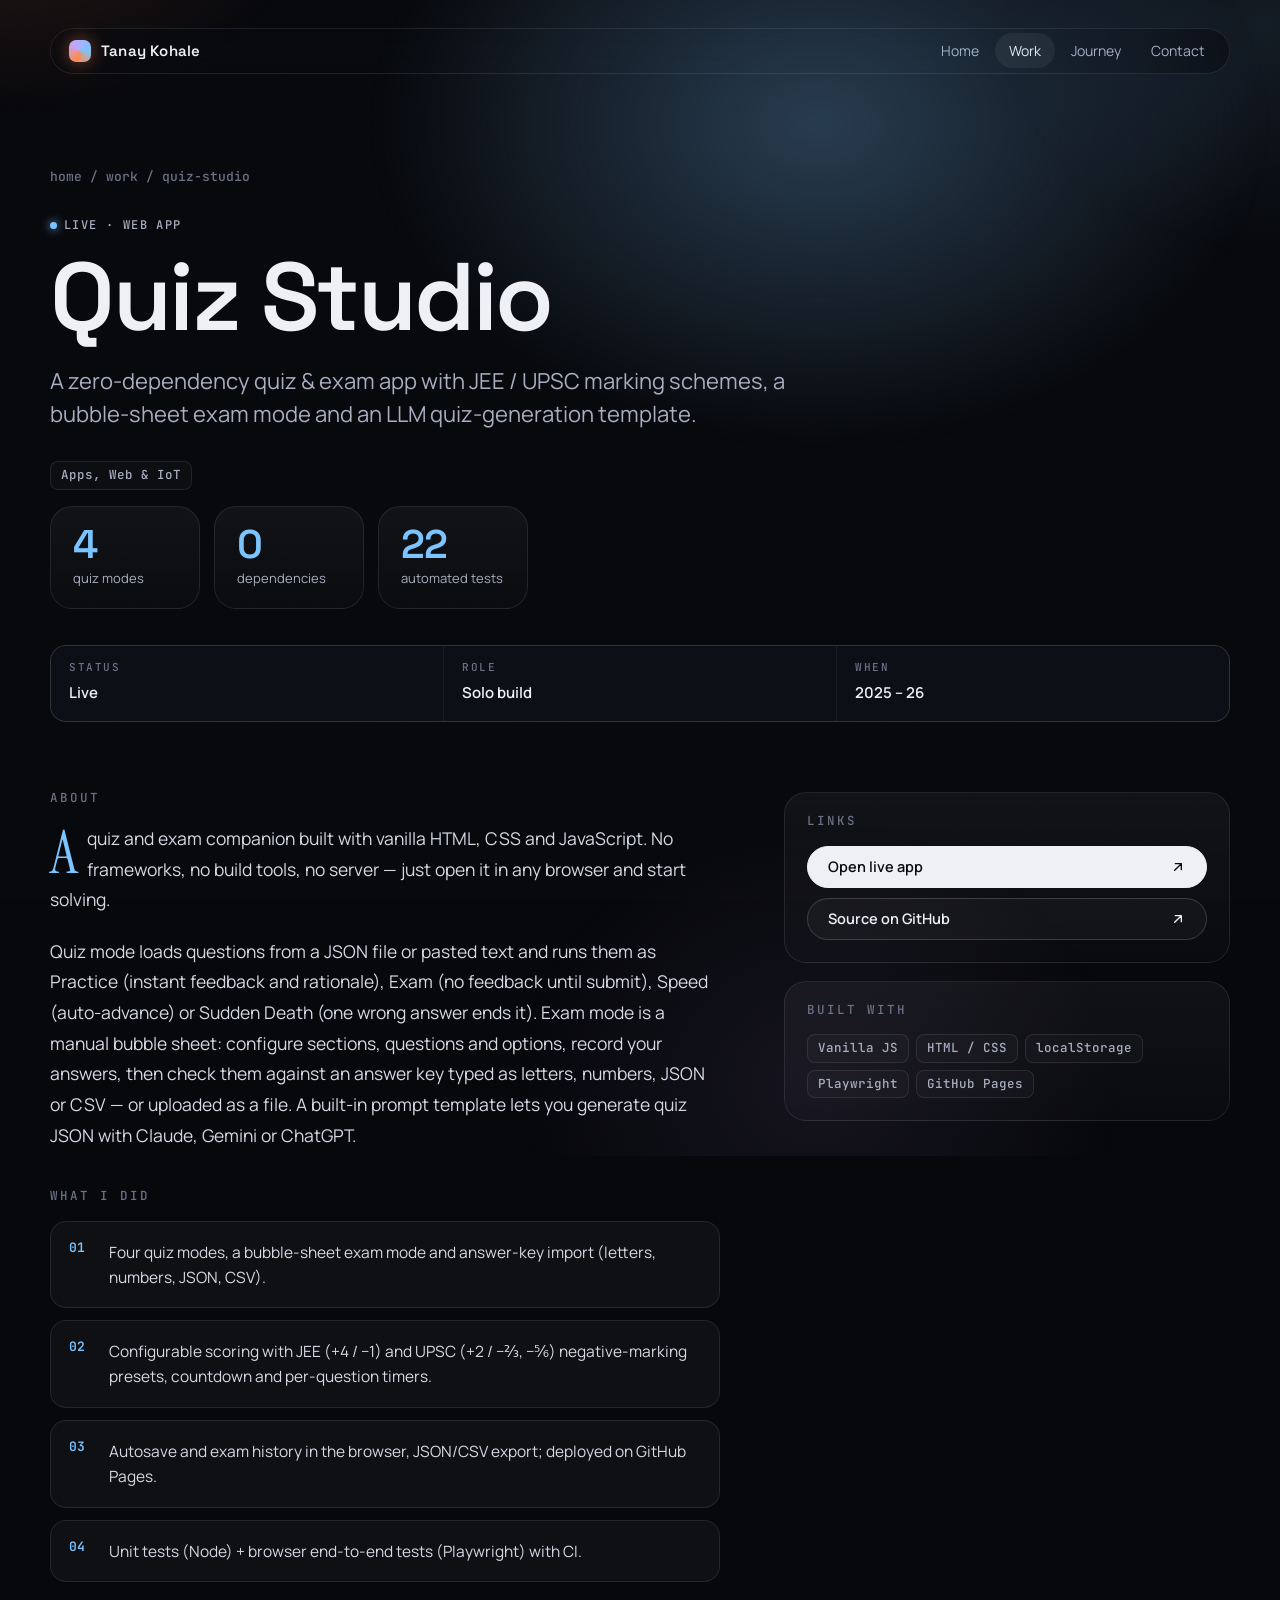
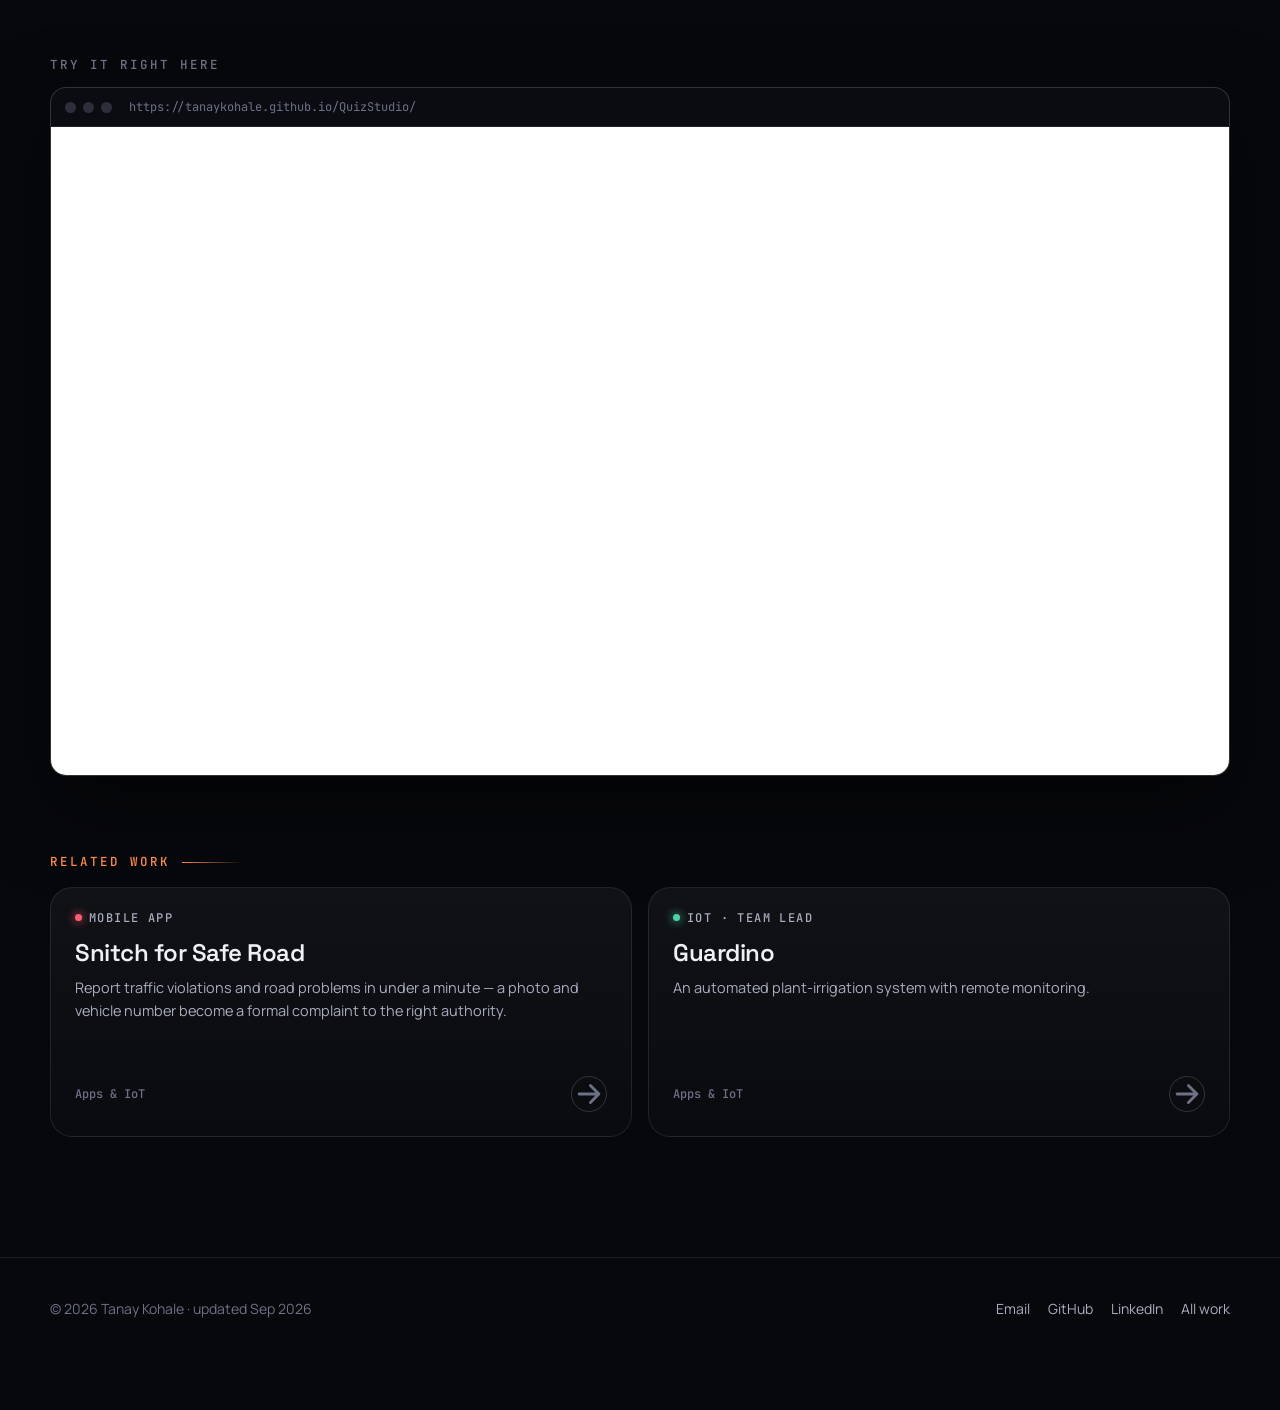
<file: projects/quiz-studio.html>
<!doctype html>
<html lang="en">
<head>
<meta charset="utf-8">
<meta name="viewport" content="width=device-width, initial-scale=1">
<title>Tanay Kohale</title>
<meta name="theme-color" content="#07080c">
<link rel="icon" href="data:image/svg+xml,%3Csvg xmlns='http://www.w3.org/2000/svg' viewBox='0 0 32 32'%3E%3Crect width='32' height='32' rx='9' fill='%23ff8a4c'/%3E%3Ctext x='16' y='22' font-family='Arial' font-weight='700' font-size='15' text-anchor='middle' fill='%2307080c'%3ETK%3C/text%3E%3C/svg%3E">
<link rel="preconnect" href="https://fonts.googleapis.com"><link rel="preconnect" href="https://fonts.gstatic.com" crossorigin>
<link href="https://fonts.googleapis.com/css2?family=Instrument+Serif:ital@0;1&family=JetBrains+Mono:wght@400;500;600&family=Manrope:wght@400;500;600;700&family=Space+Grotesk:wght@500;600;700&display=swap" rel="stylesheet">
<link rel="stylesheet" href="../assets/css/site.css">
</head>
<body data-root="../" data-page="work">
<div class="aurora" aria-hidden="true"></div>
<div class="grain" aria-hidden="true"></div>
<header class="nav" id="nav"></header>
<!-- Content comes from assets/js/data.js (slug "quiz-studio") -->
<main id="project"><noscript><p class="wrap">This page needs JavaScript.</p></noscript></main>
<footer id="footer"></footer>
<script src="../assets/js/data.js"></script>
<script src="../assets/js/site.js"></script>
<script>renderProject("quiz-studio");</script>
</body>
</html>
</file>
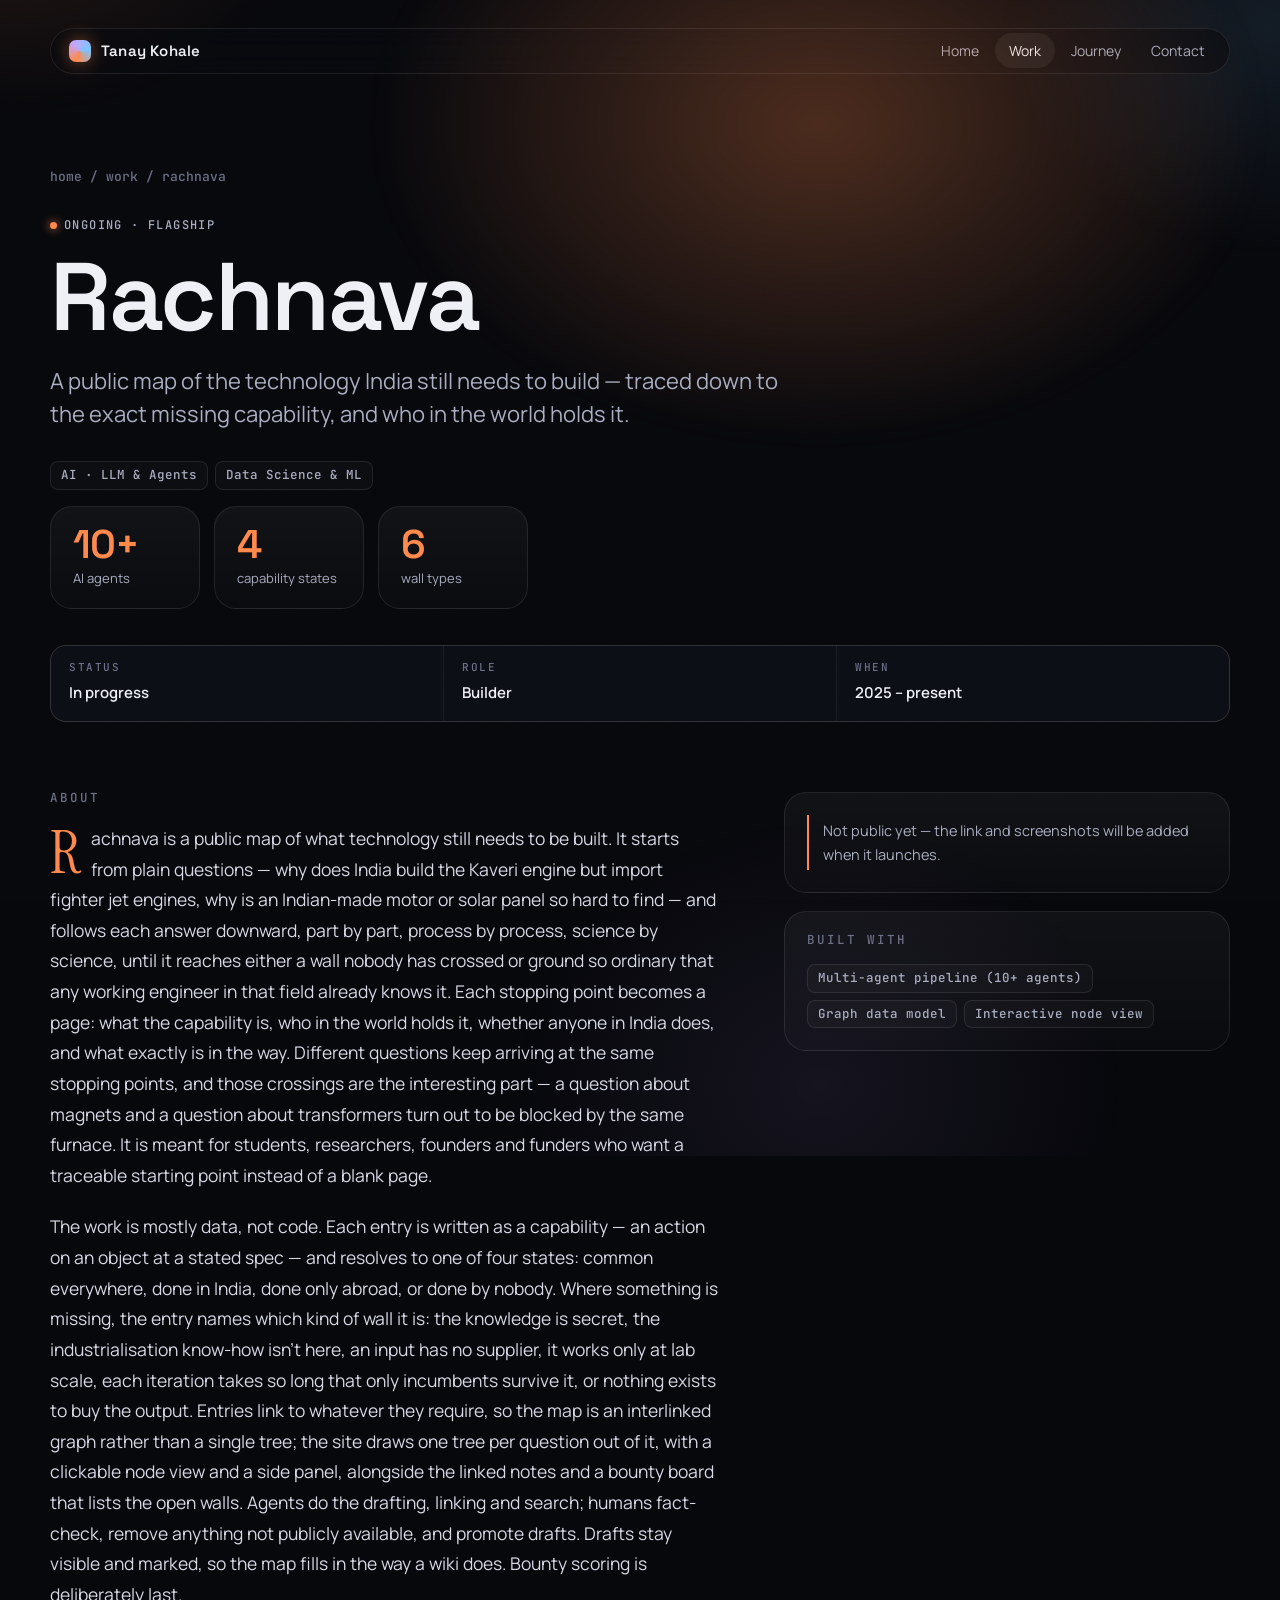
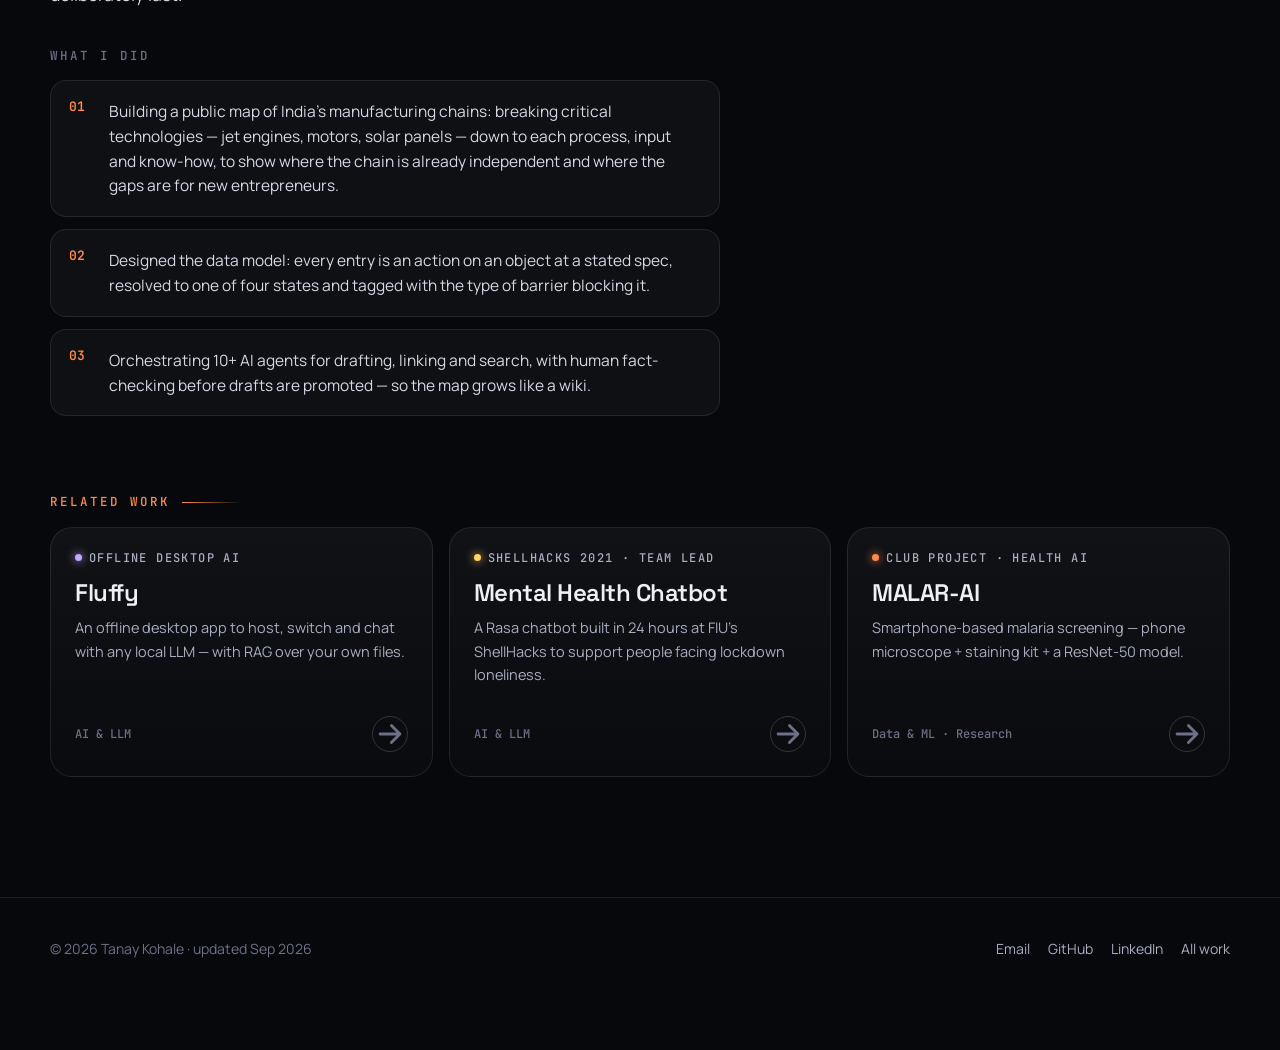
<file: projects/rachnava.html>
<!doctype html>
<html lang="en">
<head>
<meta charset="utf-8">
<meta name="viewport" content="width=device-width, initial-scale=1">
<title>Tanay Kohale</title>
<meta name="theme-color" content="#07080c">
<link rel="icon" href="data:image/svg+xml,%3Csvg xmlns='http://www.w3.org/2000/svg' viewBox='0 0 32 32'%3E%3Crect width='32' height='32' rx='9' fill='%23ff8a4c'/%3E%3Ctext x='16' y='22' font-family='Arial' font-weight='700' font-size='15' text-anchor='middle' fill='%2307080c'%3ETK%3C/text%3E%3C/svg%3E">
<link rel="preconnect" href="https://fonts.googleapis.com"><link rel="preconnect" href="https://fonts.gstatic.com" crossorigin>
<link href="https://fonts.googleapis.com/css2?family=Instrument+Serif:ital@0;1&family=JetBrains+Mono:wght@400;500;600&family=Manrope:wght@400;500;600;700&family=Space+Grotesk:wght@500;600;700&display=swap" rel="stylesheet">
<link rel="stylesheet" href="../assets/css/site.css">
</head>
<body data-root="../" data-page="work">
<div class="aurora" aria-hidden="true"></div>
<div class="grain" aria-hidden="true"></div>
<header class="nav" id="nav"></header>
<!-- Content comes from assets/js/data.js (slug "rachnava") -->
<main id="project"><noscript><p class="wrap">This page needs JavaScript.</p></noscript></main>
<footer id="footer"></footer>
<script src="../assets/js/data.js"></script>
<script src="../assets/js/site.js"></script>
<script>renderProject("rachnava");</script>
</body>
</html>
</file>
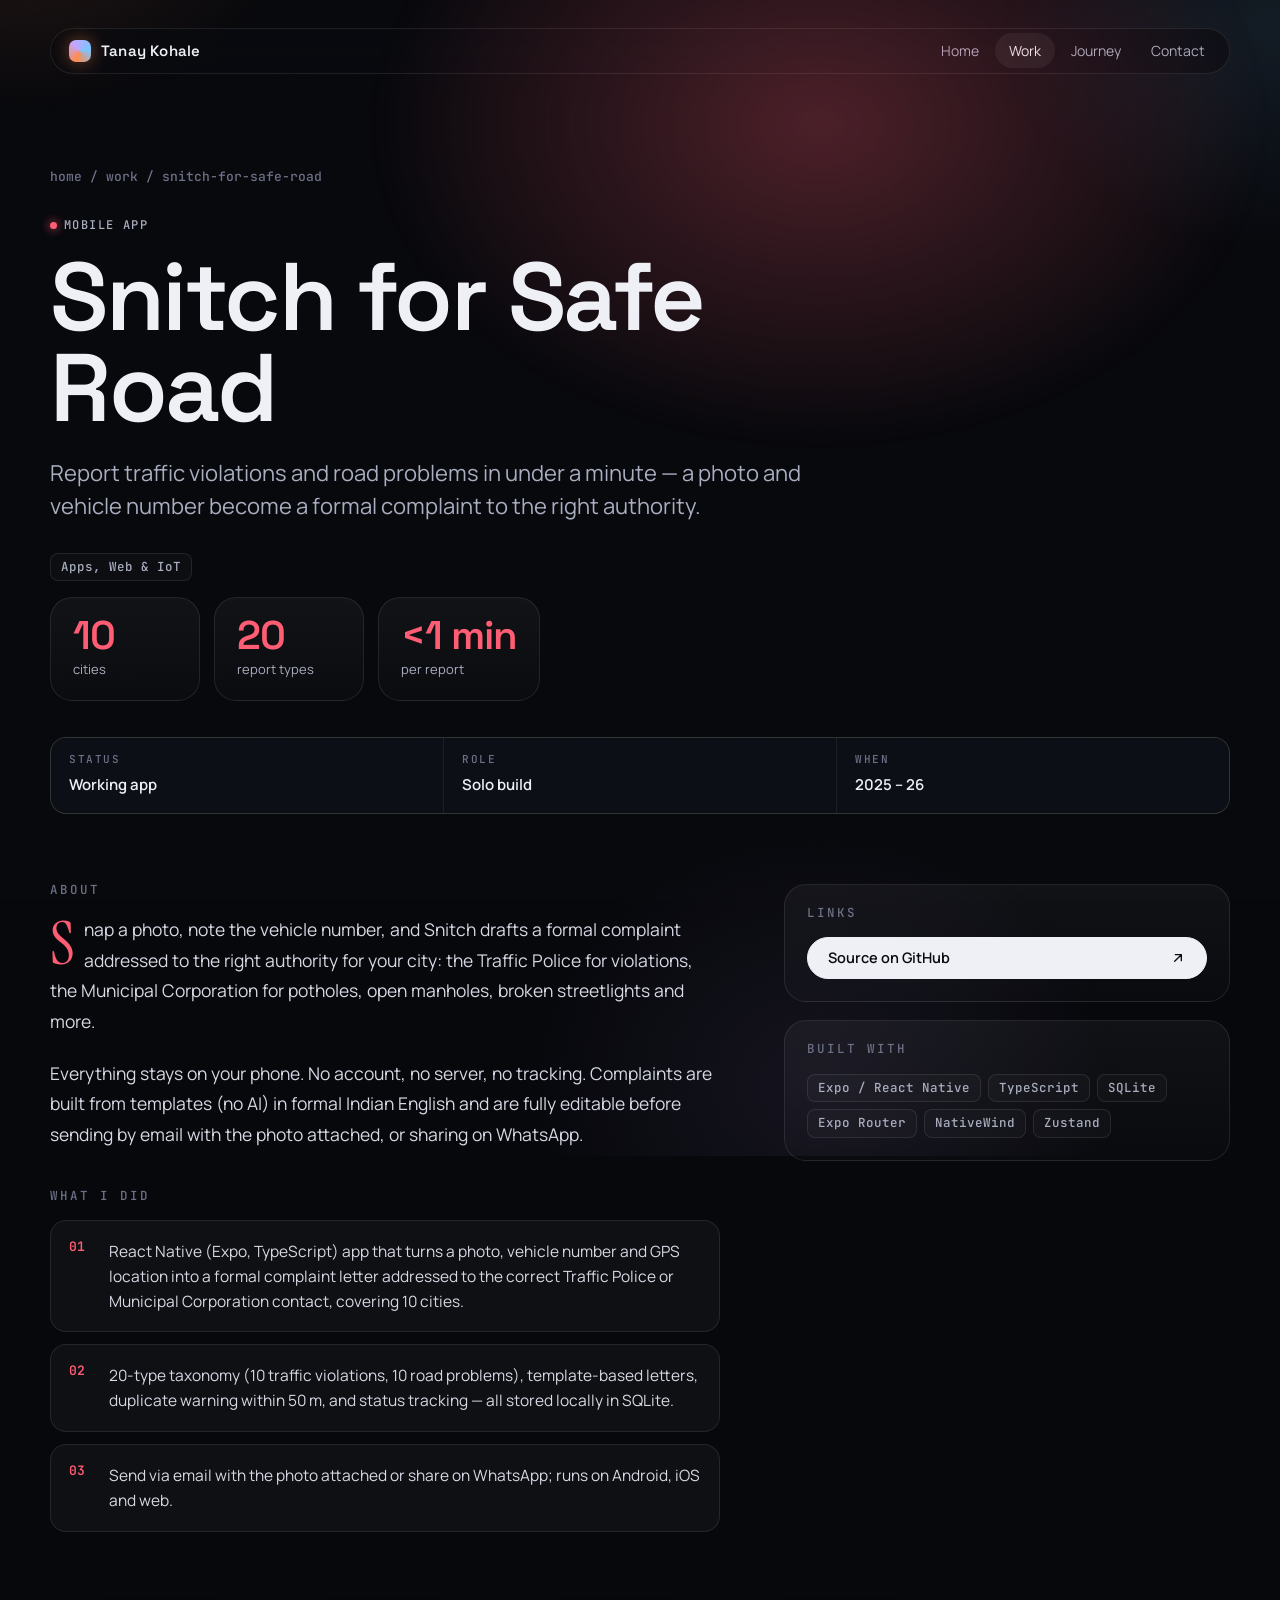
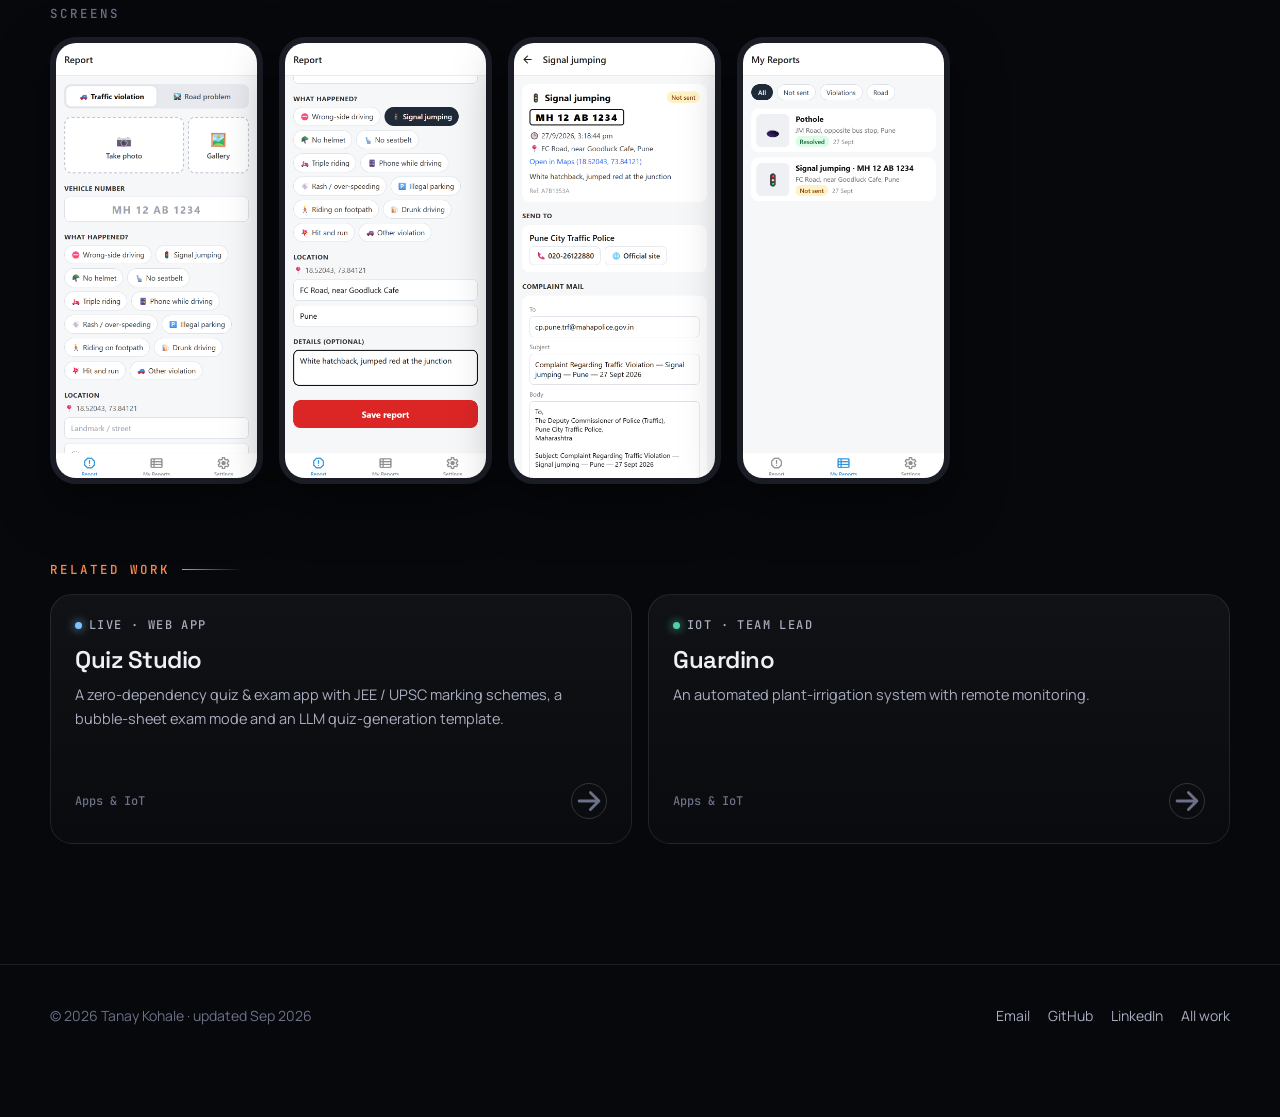
<file: projects/snitch-for-safe-road.html>
<!doctype html>
<html lang="en">
<head>
<meta charset="utf-8">
<meta name="viewport" content="width=device-width, initial-scale=1">
<title>Tanay Kohale</title>
<meta name="theme-color" content="#07080c">
<link rel="icon" href="data:image/svg+xml,%3Csvg xmlns='http://www.w3.org/2000/svg' viewBox='0 0 32 32'%3E%3Crect width='32' height='32' rx='9' fill='%23ff8a4c'/%3E%3Ctext x='16' y='22' font-family='Arial' font-weight='700' font-size='15' text-anchor='middle' fill='%2307080c'%3ETK%3C/text%3E%3C/svg%3E">
<link rel="preconnect" href="https://fonts.googleapis.com"><link rel="preconnect" href="https://fonts.gstatic.com" crossorigin>
<link href="https://fonts.googleapis.com/css2?family=Instrument+Serif:ital@0;1&family=JetBrains+Mono:wght@400;500;600&family=Manrope:wght@400;500;600;700&family=Space+Grotesk:wght@500;600;700&display=swap" rel="stylesheet">
<link rel="stylesheet" href="../assets/css/site.css">
</head>
<body data-root="../" data-page="work">
<div class="aurora" aria-hidden="true"></div>
<div class="grain" aria-hidden="true"></div>
<header class="nav" id="nav"></header>
<!-- Content comes from assets/js/data.js (slug "snitch-for-safe-road") -->
<main id="project"><noscript><p class="wrap">This page needs JavaScript.</p></noscript></main>
<footer id="footer"></footer>
<script src="../assets/js/data.js"></script>
<script src="../assets/js/site.js"></script>
<script>renderProject("snitch-for-safe-road");</script>
</body>
</html>
</file>
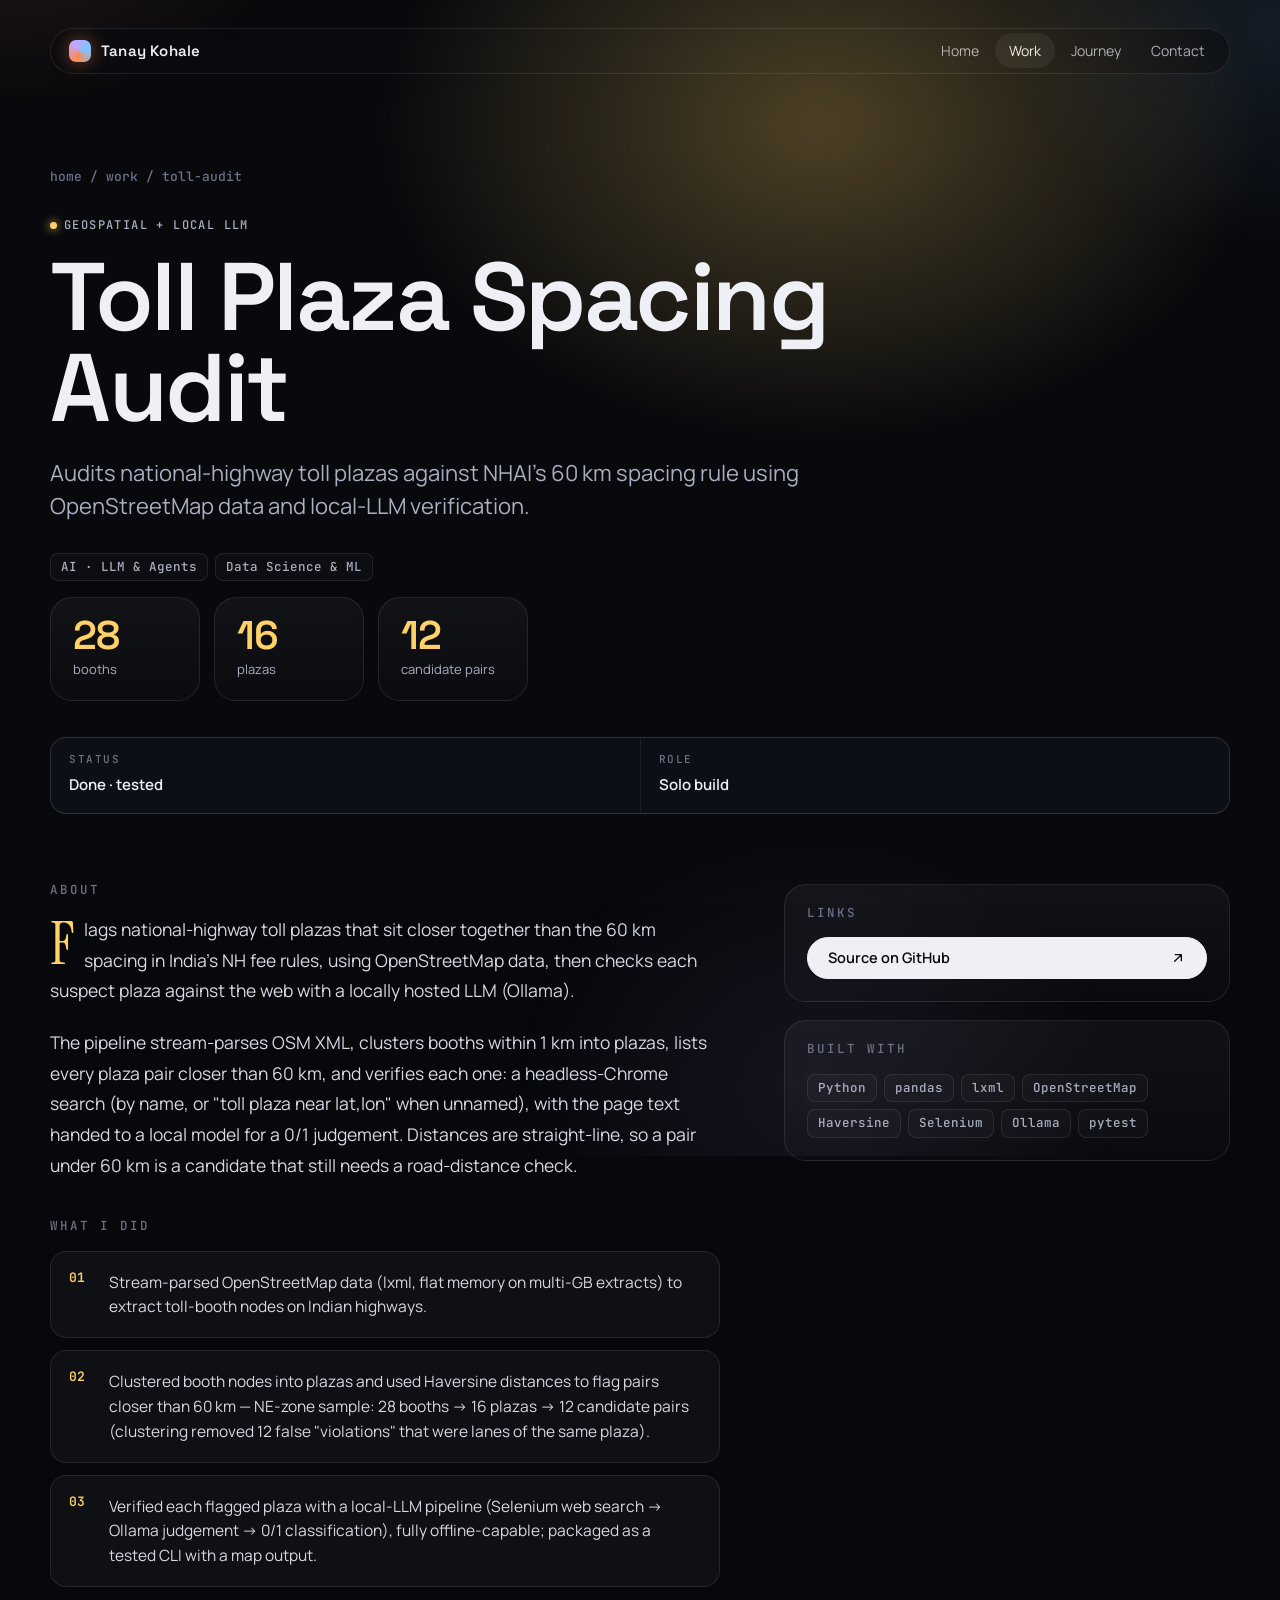
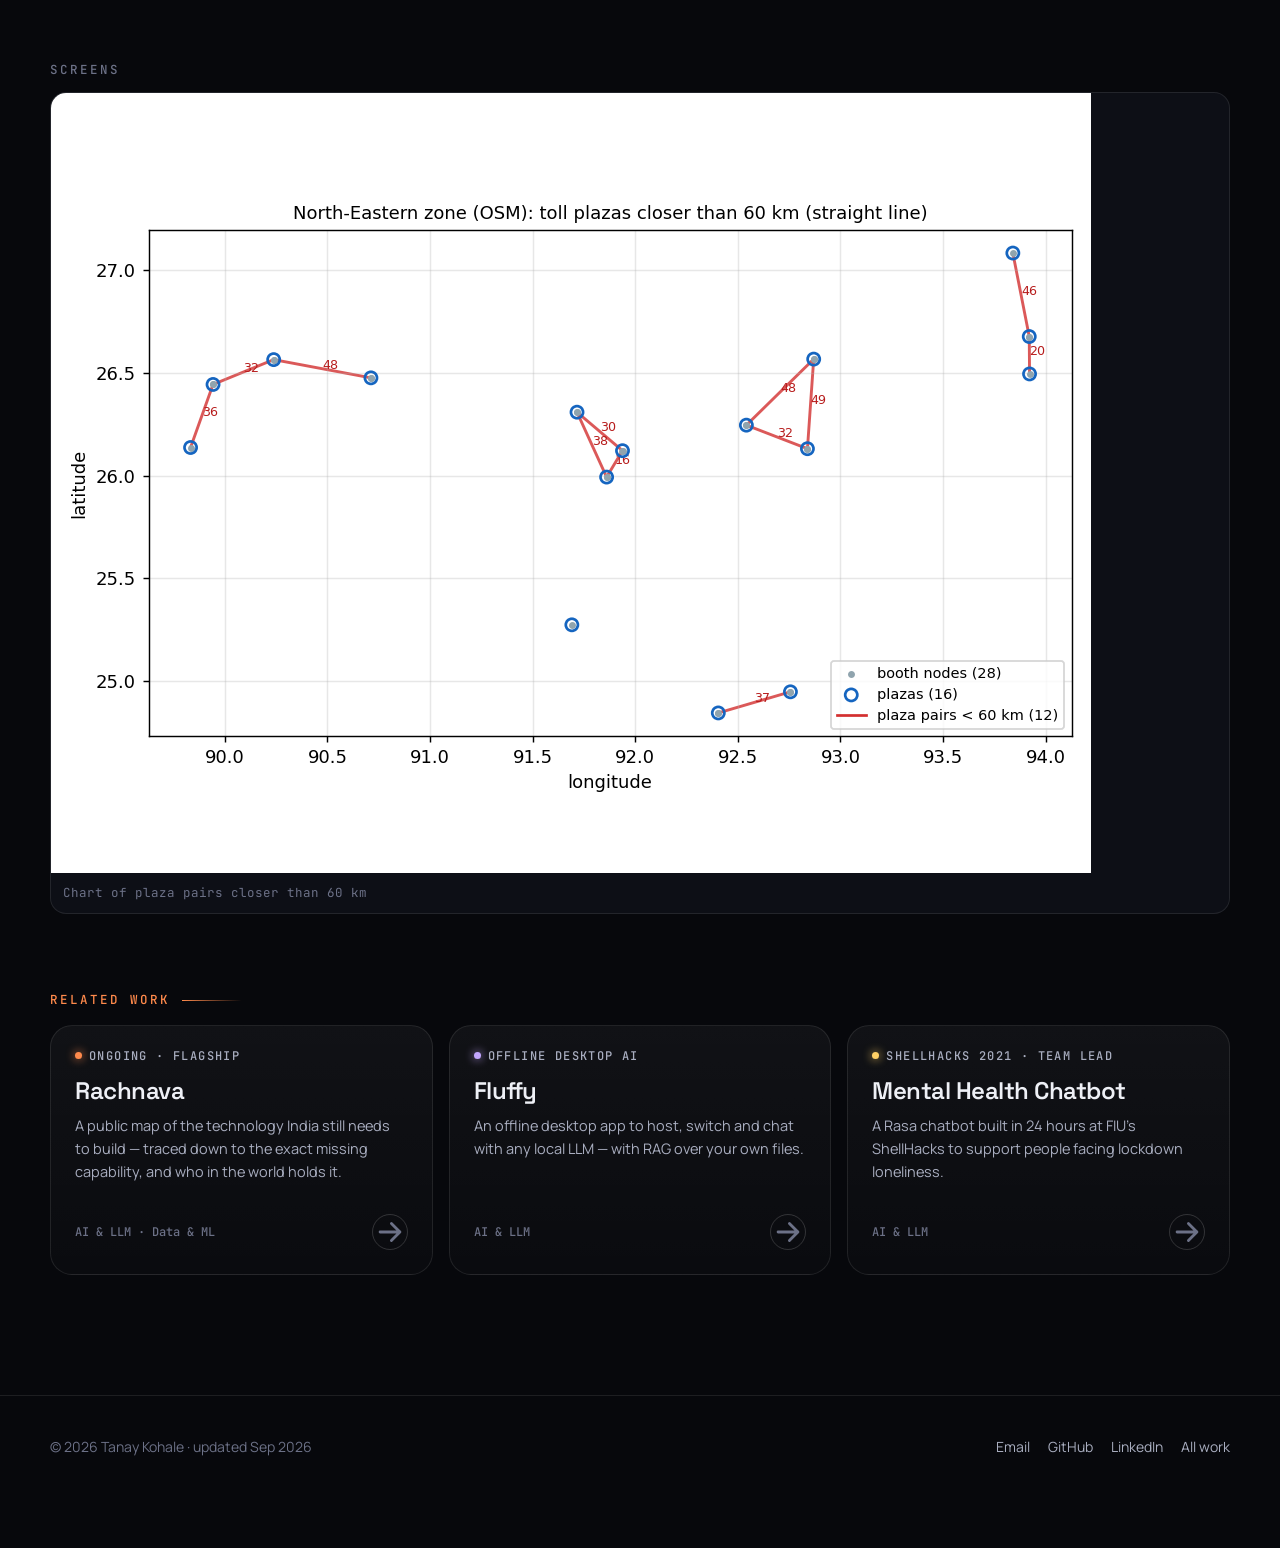
<file: projects/toll-audit.html>
<!doctype html>
<html lang="en">
<head>
<meta charset="utf-8">
<meta name="viewport" content="width=device-width, initial-scale=1">
<title>Tanay Kohale</title>
<meta name="theme-color" content="#07080c">
<link rel="icon" href="data:image/svg+xml,%3Csvg xmlns='http://www.w3.org/2000/svg' viewBox='0 0 32 32'%3E%3Crect width='32' height='32' rx='9' fill='%23ff8a4c'/%3E%3Ctext x='16' y='22' font-family='Arial' font-weight='700' font-size='15' text-anchor='middle' fill='%2307080c'%3ETK%3C/text%3E%3C/svg%3E">
<link rel="preconnect" href="https://fonts.googleapis.com"><link rel="preconnect" href="https://fonts.gstatic.com" crossorigin>
<link href="https://fonts.googleapis.com/css2?family=Instrument+Serif:ital@0;1&family=JetBrains+Mono:wght@400;500;600&family=Manrope:wght@400;500;600;700&family=Space+Grotesk:wght@500;600;700&display=swap" rel="stylesheet">
<link rel="stylesheet" href="../assets/css/site.css">
</head>
<body data-root="../" data-page="work">
<div class="aurora" aria-hidden="true"></div>
<div class="grain" aria-hidden="true"></div>
<header class="nav" id="nav"></header>
<!-- Content comes from assets/js/data.js (slug "toll-audit") -->
<main id="project"><noscript><p class="wrap">This page needs JavaScript.</p></noscript></main>
<footer id="footer"></footer>
<script src="../assets/js/data.js"></script>
<script src="../assets/js/site.js"></script>
<script>renderProject("toll-audit");</script>
</body>
</html>
</file>
<file: assets/css/site.css>
/* ==========================================================================
   Tanay Kohale — site styles
   ========================================================================== */
:root {
  --bg: #07080c;
  --bg-2: #0d0f16;
  --panel: rgba(255, 255, 255, 0.035);
  --panel-2: rgba(255, 255, 255, 0.06);
  --line: rgba(255, 255, 255, 0.09);
  --line-2: rgba(255, 255, 255, 0.16);
  --ink: #eef0f6;
  --ink-2: #a9aec0;
  --ink-3: #6c7187;
  --acc: #ff8a4c;       /* signal orange */
  --acc-2: #7cc4ff;     /* sky */
  --acc-3: #c3a6ff;     /* lilac */
  --good: #4fd1a5;
  --radius: 22px;
  --wrap: 1180px;
  --display: "Space Grotesk", system-ui, sans-serif;
  --serif: "Instrument Serif", Georgia, serif;
  --mono: "JetBrains Mono", ui-monospace, monospace;
  --body: "Manrope", system-ui, -apple-system, "Segoe UI", sans-serif;
}

* { box-sizing: border-box; }
html { overflow-x: clip; scroll-behavior: smooth; -webkit-text-size-adjust: 100%; }
body {
  margin: 0; background: var(--bg); color: var(--ink);
  font: 16px/1.6 var(--body); overflow-x: hidden;
  -webkit-font-smoothing: antialiased;
}
img { max-width: 100%; display: block; }
a { color: inherit; text-decoration: none; }
::selection { background: var(--acc); color: #120a05; }
:focus-visible { outline: 2px solid var(--acc-2); outline-offset: 3px; border-radius: 6px; }

.wrap { width: min(var(--wrap), 100% - 32px); margin-inline: auto; }
.mono { font-family: var(--mono); }
.serif { font-family: var(--serif); font-style: italic; font-weight: 400; }
.muted { color: var(--ink-2); }
.dim { color: var(--ink-3); }

/* ---------- background layers ---------- */
#graph {
  position: fixed; inset: 0; width: 100%; height: 100%;
  z-index: 0; pointer-events: none; opacity: .9;
}
.aurora {
  position: fixed; inset: -20vmax; z-index: 0; pointer-events: none;
  background:
    radial-gradient(40vmax 30vmax at 15% 10%, rgba(255,138,76,.13), transparent 60%),
    radial-gradient(35vmax 30vmax at 85% 20%, rgba(124,196,255,.10), transparent 60%),
    radial-gradient(40vmax 35vmax at 60% 95%, rgba(195,166,255,.08), transparent 60%);
  animation: drift 26s ease-in-out infinite alternate;
}
@keyframes drift { to { transform: translate3d(3vmax, -2vmax, 0) rotate(4deg); } }
.grain {
  position: fixed; inset: 0; z-index: 1; pointer-events: none; opacity: .06; mix-blend-mode: overlay;
  background-image: url("data:image/svg+xml,%3Csvg xmlns='http://www.w3.org/2000/svg' width='160' height='160'%3E%3Cfilter id='n'%3E%3CfeTurbulence type='fractalNoise' baseFrequency='.9' numOctaves='3'/%3E%3C/filter%3E%3Crect width='100%25' height='100%25' filter='url(%23n)'/%3E%3C/svg%3E");
}
main, header.nav, footer { position: relative; z-index: 2; }
main { overflow-x: clip; }

/* ---------- nav ---------- */
.nav {
  position: sticky; top: 14px; z-index: 50; margin-top: 14px;
}
.nav .bar {
  display: flex; align-items: center; justify-content: space-between; gap: 12px;
  padding: 9px 10px 9px 18px; border: 1px solid var(--line); border-radius: 999px;
  background: rgba(10, 11, 16, .65); backdrop-filter: blur(16px) saturate(140%);
  -webkit-backdrop-filter: blur(16px) saturate(140%);
}
.logo { font: 600 15px/1 var(--display); letter-spacing: .2px; display: flex; align-items: center; gap: 10px; white-space: nowrap; }
.logo i {
  width: 22px; height: 22px; border-radius: 7px; flex: none;
  background: conic-gradient(from 200deg, var(--acc), var(--acc-3), var(--acc-2), var(--acc));
  box-shadow: 0 0 18px rgba(255,138,76,.45);
}
.nav ul { list-style: none; display: flex; gap: 2px; margin: 0; padding: 0; }
.nav ul a { padding: 8px 14px; border-radius: 999px; font-size: 14px; color: var(--ink-2); transition: .2s; }
.nav ul a:hover, .nav ul a[aria-current] { color: var(--ink); background: var(--panel-2); }
@media (max-width: 720px) { .nav ul .hide-sm { display: none; } .nav ul a { padding: 8px 10px; } }
@media (max-width: 520px) { .logo span { display: none; } .nav .bar { padding-left: 12px; } .nav ul a { padding: 8px 9px; font-size: 13.5px; } }

/* ---------- buttons & chips ---------- */
.btn {
  display: inline-flex; align-items: center; gap: 9px; padding: 12px 20px; border-radius: 999px;
  font: 600 14.5px/1 var(--body); border: 1px solid var(--line-2); background: var(--panel);
  transition: transform .2s, background .2s, border-color .2s; cursor: pointer; color: var(--ink);
}
.btn:hover { transform: translateY(-2px); background: var(--panel-2); border-color: rgba(255,255,255,.3); }
.btn.primary { background: var(--ink); color: #0a0b10; border-color: var(--ink); }
.btn.primary:hover { background: #fff; }
.btn svg { width: 16px; height: 16px; }
.chips { display: flex; flex-wrap: wrap; gap: 7px; }
.chip {
  font: 500 12.5px/1 var(--mono); padding: 7px 10px; border-radius: 8px;
  border: 1px solid var(--line); background: rgba(255,255,255,.025); color: var(--ink-2);
}
.tag {
  display: inline-flex; align-items: center; gap: 7px; font: 500 12px/1 var(--mono);
  text-transform: uppercase; letter-spacing: 1.4px; color: var(--ink-2);
}
.tag::before { content: ""; width: 7px; height: 7px; border-radius: 50%; background: var(--c, var(--acc)); box-shadow: 0 0 10px var(--c, var(--acc)); }

/* ---------- sections ---------- */
section { padding: clamp(64px, 10vw, 120px) 0; position: relative; }
.eyebrow { font: 500 12.5px/1 var(--mono); letter-spacing: 2px; text-transform: uppercase; color: var(--acc); margin-bottom: 18px; display: flex; gap: 12px; align-items: center; }
.eyebrow::after { content: ""; height: 1px; width: 60px; background: linear-gradient(90deg, var(--acc), transparent); }
h2.big { font: 600 clamp(34px, 5.4vw, 64px)/1.02 var(--display); letter-spacing: -1.6px; margin: 0 0 18px; }
h2.big .serif { letter-spacing: -.5px; color: var(--ink-2); }
.lede { font-size: clamp(16px, 1.6vw, 19px); color: var(--ink-2); max-width: 640px; margin: 0; }

/* ---------- cards ---------- */
.card {
  position: relative; border-radius: var(--radius); border: 1px solid var(--line);
  background: linear-gradient(180deg, rgba(255,255,255,.045), rgba(255,255,255,.015));
  overflow: hidden; isolation: isolate;
}
.card.glow::before {
  content: ""; position: absolute; inset: 0; z-index: -1; opacity: 0; transition: opacity .35s;
  background: radial-gradient(420px circle at var(--mx, 50%) var(--my, 50%), color-mix(in srgb, var(--c, var(--acc)) 22%, transparent), transparent 60%);
}
.card.glow:hover::before { opacity: 1; }
.card.glow:hover { border-color: color-mix(in srgb, var(--c, var(--acc)) 40%, transparent); }

/* ---------- reveal ---------- */
.reveal { opacity: 0; transform: translateY(26px); transition: opacity .9s cubic-bezier(.2,.7,.2,1), transform .9s cubic-bezier(.2,.7,.2,1); }
.reveal.in { opacity: 1; transform: none; }
@media (prefers-reduced-motion: reduce) {
  .reveal { opacity: 1; transform: none; transition: none; }
  .aurora { animation: none; }
  html { scroll-behavior: auto; }
}

/* ---------- back-to-resume pill ---------- */
.backpill {
  position: fixed; left: 50%; bottom: 18px; transform: translateX(-50%); z-index: 60;
  display: flex; align-items: center; gap: 10px; padding: 8px 8px 8px 16px; border-radius: 999px;
  background: rgba(14, 15, 21, .82); border: 1px solid var(--line-2);
  backdrop-filter: blur(14px); -webkit-backdrop-filter: blur(14px);
  box-shadow: 0 10px 40px rgba(0,0,0,.5); font-size: 13.5px; white-space: nowrap;
  animation: pillIn .6s cubic-bezier(.2,.8,.2,1) both .3s;
}
.backpill a { background: var(--acc); color: #160b04; font-weight: 700; padding: 9px 14px; border-radius: 999px; }
.backpill span { color: var(--ink-2); }
@keyframes pillIn { from { opacity: 0; transform: translate(-50%, 30px); } }
@media (max-width: 480px) { .backpill span { display: none; } .backpill { padding: 6px; } }

/* ---------- footer ---------- */
footer { border-top: 1px solid var(--line); padding: 40px 0 90px; color: var(--ink-3); font-size: 14px; }
footer .wrap { display: flex; flex-wrap: wrap; justify-content: space-between; gap: 18px; align-items: center; }
footer a { color: var(--ink-2); }
footer a:hover { color: var(--ink); }
footer .links { display: flex; gap: 18px; flex-wrap: wrap; }

/* ==========================================================================
   Project page
   ========================================================================== */
.p-hero { padding: clamp(56px, 9vw, 110px) 0 40px; }
.p-hero .crumbs { font: 500 13px/1 var(--mono); color: var(--ink-3); margin-bottom: 28px; display: flex; gap: 8px; flex-wrap: wrap; }
.p-hero .crumbs a:hover { color: var(--ink); }
.p-hero h1 { font: 600 clamp(42px, 8vw, 96px)/.95 var(--display); letter-spacing: -2.5px; margin: 16px 0 22px; max-width: 14ch; }
.p-hero .one { font-size: clamp(18px, 2vw, 22px); color: var(--ink-2); max-width: 760px; margin: 0 0 30px; line-height: 1.5; }
.p-meta { display: grid; grid-template-columns: repeat(auto-fit, minmax(170px, 1fr)); gap: 1px; background: var(--line); border: 1px solid var(--line); border-radius: 16px; overflow: hidden; margin: 36px 0 0; }
.p-meta div { background: var(--bg-2); padding: 16px 18px; }
.p-meta dt { font: 500 11px/1 var(--mono); letter-spacing: 1.5px; text-transform: uppercase; color: var(--ink-3); margin-bottom: 8px; }
.p-meta dd { margin: 0; font-weight: 600; font-size: 15px; }
.p-glow { position: absolute; z-index: -1; width: 70vmax; height: 50vmax; left: 50%; top: -20vmax; transform: translateX(-30%);
  background: radial-gradient(closest-side, color-mix(in srgb, var(--c) 28%, transparent), transparent); filter: blur(10px); pointer-events: none; }
.p-stats { display: flex; flex-wrap: wrap; gap: 14px; margin-top: 16px; }
.p-stat { padding: 18px 22px; min-width: 150px; }
.p-stat b { display: block; font: 600 clamp(28px, 4vw, 40px)/1 var(--display); letter-spacing: -1px; color: var(--c); }
.p-stat span { font-size: 13px; color: var(--ink-2); }
.p-body { display: grid; grid-template-columns: minmax(0, 1.5fr) minmax(0, 1fr); gap: clamp(28px, 5vw, 64px); padding: 30px 0 60px; }
@media (max-width: 880px) { .p-body { grid-template-columns: 1fr; } }
.p-body h3 { font: 500 12.5px/1 var(--mono); letter-spacing: 2px; text-transform: uppercase; color: var(--ink-3); margin: 0 0 18px; }
.prose p { font-size: 17.5px; line-height: 1.75; color: #d6d9e4; margin: 0 0 1.2em; }
.prose p:first-child::first-letter { font: 400 3.4em/.8 var(--serif); float: left; margin: 6px 10px 0 0; color: var(--c); }
.hl { list-style: none; padding: 0; margin: 0; counter-reset: h; display: grid; gap: 12px; }
.hl li { counter-increment: h; padding: 18px 18px 18px 58px; position: relative; border: 1px solid var(--line); border-radius: 16px; background: var(--panel); color: #d6d9e4; font-size: 15.5px; }
.hl li::before { content: counter(h, decimal-leading-zero); position: absolute; left: 18px; top: 19px; font: 600 13px/1 var(--mono); color: var(--c); }
.side { display: grid; gap: 18px; align-content: start; position: sticky; top: 96px; }
@media (max-width: 880px) { .side { position: static; } }
.side .card { padding: 22px; }
.side .links { display: grid; gap: 10px; }
.side .links .btn { justify-content: space-between; width: 100%; }
.note { font-size: 14.5px; color: var(--ink-2); border-left: 2px solid var(--c); padding: 4px 0 4px 14px; }
.gallery { display: grid; grid-template-columns: repeat(auto-fit, minmax(260px, 1fr)); gap: 16px; margin: 10px 0 60px; }
.gallery.phones { grid-template-columns: repeat(auto-fit, minmax(170px, 1fr)); max-width: 900px; }
.gallery figure { margin: 0; border-radius: 16px; overflow: hidden; border: 1px solid var(--line); background: var(--bg-2); cursor: zoom-in; transition: transform .3s; }
.gallery figure:hover { transform: translateY(-4px); }
.gallery.phones figure { border-radius: 26px; border: 6px solid #1b1d26; box-shadow: 0 20px 50px rgba(0,0,0,.5); }
.gallery figcaption { font-size: 12.5px; color: var(--ink-3); padding: 10px 12px; font-family: var(--mono); }
.gallery.phones figcaption { display: none; }
.codebox { font: 13px/1.6 var(--mono); background: #0b0c12; border: 1px solid var(--line); border-radius: 14px; padding: 18px; overflow-x: auto; color: #cfd6ff; margin: 0; white-space: pre; }
.browser { border-radius: 16px; overflow: hidden; border: 1px solid var(--line-2); background: #0b0c12; box-shadow: 0 30px 80px rgba(0,0,0,.55); margin-bottom: 60px; }
.browser .top { display: flex; gap: 7px; align-items: center; padding: 11px 14px; border-bottom: 1px solid var(--line); }
.browser .top i { width: 11px; height: 11px; border-radius: 50%; background: #2c2f3b; }
.browser .top span { margin-left: 10px; font: 12px var(--mono); color: var(--ink-3); overflow: hidden; text-overflow: ellipsis; white-space: nowrap; }
.browser iframe { width: 100%; height: min(72vh, 680px); border: 0; display: block; background: #fff; }
.lightbox { position: fixed; inset: 0; z-index: 100; background: rgba(4,5,8,.92); display: grid; place-items: center; padding: 24px; cursor: zoom-out; animation: fade .25s; }
.lightbox img { max-height: 92vh; border-radius: 12px; }
@keyframes fade { from { opacity: 0; } }
.related { display: grid; grid-template-columns: repeat(auto-fit, minmax(260px, 1fr)); gap: 16px; }

/* ---------- project card (grid) ---------- */
.pcard { display: flex; flex-direction: column; padding: 24px; min-height: 250px; transition: transform .35s cubic-bezier(.2,.7,.2,1); }
.pcard:hover { transform: translateY(-5px); }
.pcard h4 { font: 600 24px/1.1 var(--display); letter-spacing: -.5px; margin: 16px 0 10px; }
.pcard p { color: var(--ink-2); font-size: 14.5px; margin: 0 0 20px; flex: 1; }
.pcard .foot { display: flex; justify-content: space-between; align-items: center; gap: 10px; font: 500 12px var(--mono); color: var(--ink-3); }
.pcard .arrow { width: 36px; height: 36px; border-radius: 50%; border: 1px solid var(--line-2); display: grid; place-items: center; transition: .3s; flex: none; }
.pcard:hover .arrow { background: var(--c); border-color: var(--c); color: #0a0b10; transform: rotate(-45deg); }

.filters { display: flex; flex-wrap: wrap; gap: 8px; margin: 30px 0 26px; }
.filters button {
  font: 500 13.5px/1 var(--body); padding: 10px 16px; border-radius: 999px; cursor: pointer;
  border: 1px solid var(--line); background: transparent; color: var(--ink-2); transition: .2s;
}
.filters button:hover { color: var(--ink); border-color: var(--line-2); }
.filters button[aria-pressed="true"] { background: var(--ink); color: #0a0b10; border-color: var(--ink); }
.filters button sup { font-family: var(--mono); font-size: 10px; margin-left: 3px; opacity: .6; }
.pgrid { display: grid; grid-template-columns: repeat(auto-fill, minmax(290px, 1fr)); gap: 16px; }
.pgrid .pcard.hide { display: none; }
</file>
